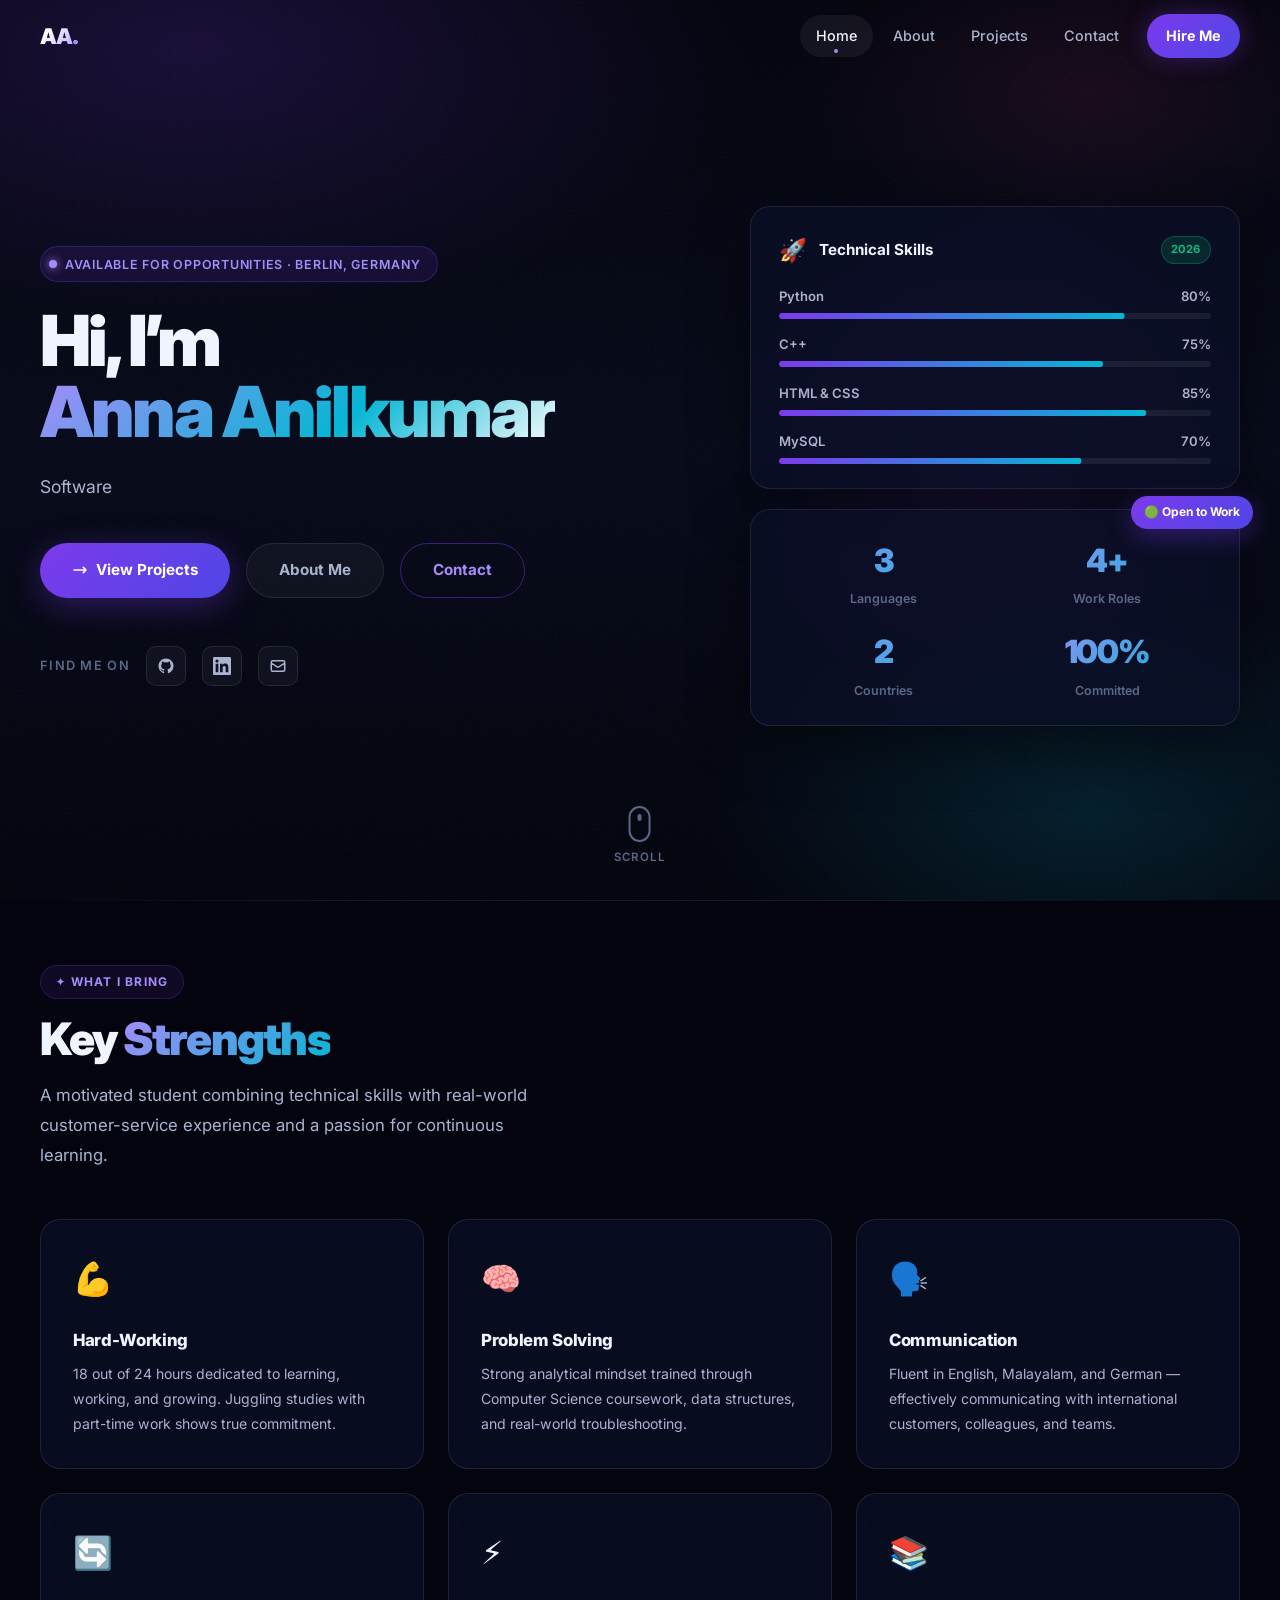
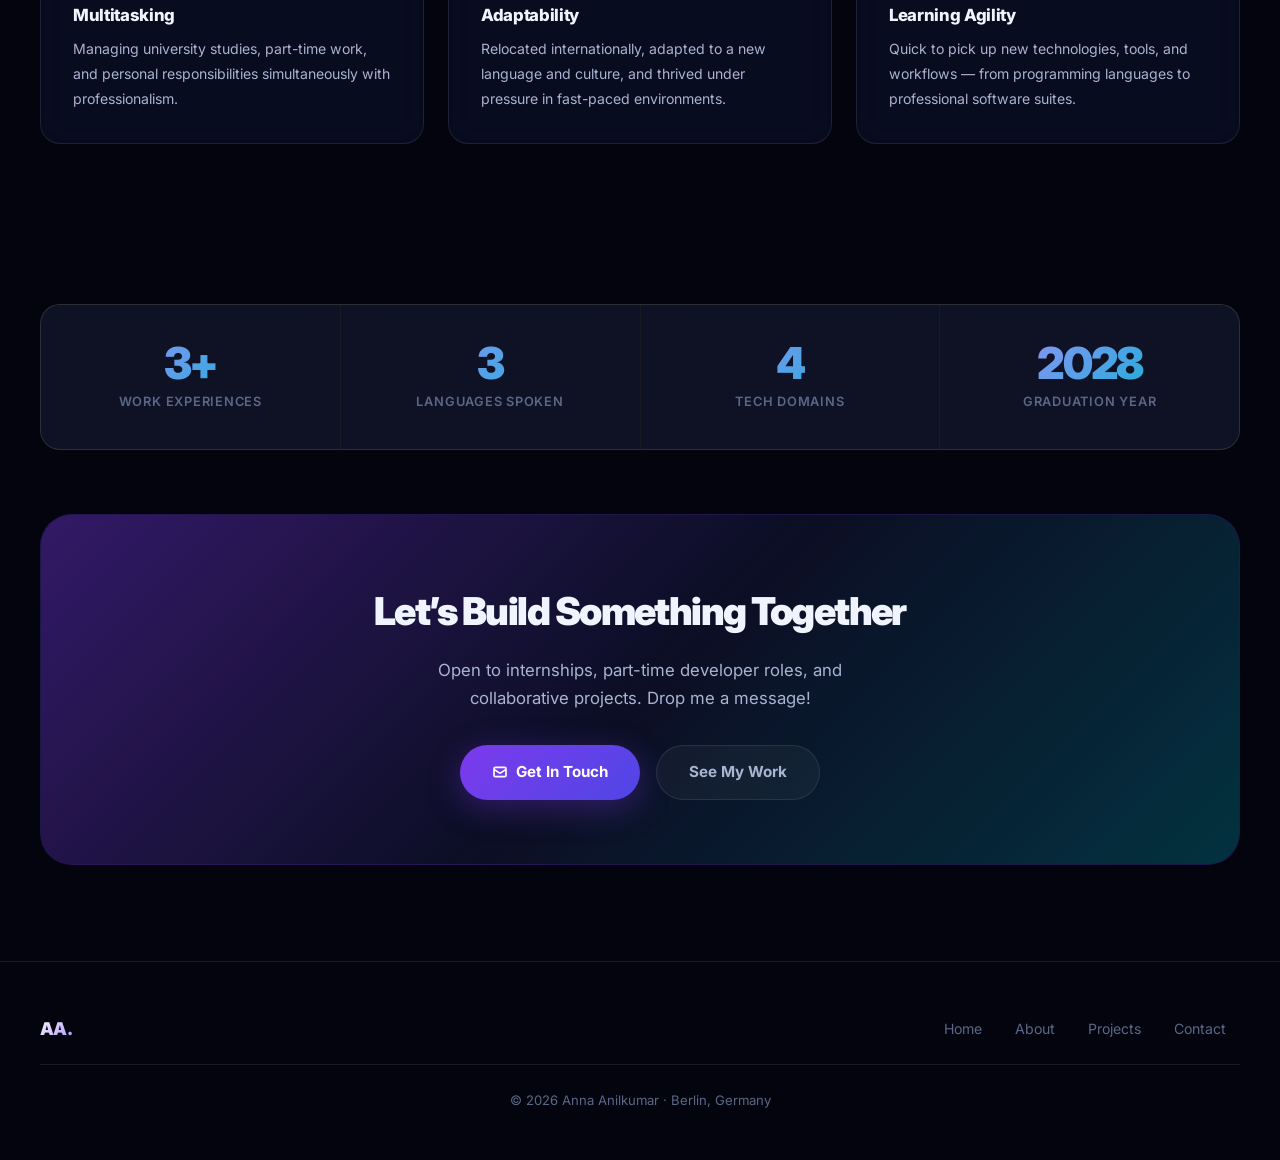
<file: index.html>
<!DOCTYPE html>
<html lang="en">
<head>
  <meta charset="UTF-8" />
  <meta name="viewport" content="width=device-width, initial-scale=1.0" />
  <title>Anna Anilkumar — Software Engineering Student</title>
  <meta name="description" content="Portfolio of Anna Anilkumar — Software Engineering student at GISMA Berlin, skilled in Python, C++, HTML/CSS, and MySQL." />
  <link rel="stylesheet" href="css/style.css" />
  <link rel="preconnect" href="https://fonts.googleapis.com" />
  <link rel="preconnect" href="https://fonts.gstatic.com" crossorigin />
</head>
<body>

  <div class="noise" aria-hidden="true"></div>

  <!-- ───── HEADER ───── -->
  <header class="site-header" id="site-header">
    <div class="container header-inner">
      <a href="index.html" class="brand">AA<span>.</span></a>
      <nav class="site-nav" id="site-nav">
        <a href="index.html" class="active">Home</a>
        <a href="about.html">About</a>
        <a href="projects.html">Projects</a>
        <a href="contact.html">Contact</a>
        <a href="contact.html" class="nav-cta">Hire Me</a>
      </nav>
      <button class="hamburger" id="hamburger" aria-label="Toggle menu">
        <span></span><span></span><span></span>
      </button>
    </div>
  </header>

  <main>
    <!-- ───── HERO ───── -->
    <section class="hero container" style="position:relative;">
      <div class="hero-copy reveal">
        <div class="hero-badge">
          <span class="dot"></span>
          Available for opportunities · Berlin, Germany
        </div>
        <h1>
          Hi, I&rsquo;m<br>
          <span class="name-gradient">Anna Anilkumar</span>
        </h1>
        <p class="subtitle" id="typed-role">Software Engineering Student &amp; Part-Time Worker</p>
        <div class="hero-actions">
          <a class="btn btn-primary" href="projects.html">
            <svg width="16" height="16" fill="none" viewBox="0 0 24 24" stroke="currentColor" stroke-width="2.5"><path stroke-linecap="round" stroke-linejoin="round" d="M17 8l4 4m0 0l-4 4m4-4H3"/></svg>
            View Projects
          </a>
          <a class="btn btn-ghost" href="about.html">About Me</a>
          <a class="btn btn-outline" href="contact.html">Contact</a>
        </div>
        <div class="social-row">
          <span class="label">Find me on</span>
          <a href="https://github.com" target="_blank" rel="noreferrer" class="social-link" title="GitHub">
            <svg width="18" height="18" fill="currentColor" viewBox="0 0 24 24"><path d="M12 2C6.477 2 2 6.484 2 12.017c0 4.425 2.865 8.18 6.839 9.504.5.092.682-.217.682-.483 0-.237-.008-.868-.013-1.703-2.782.605-3.369-1.343-3.369-1.343-.454-1.158-1.11-1.466-1.11-1.466-.908-.62.069-.608.069-.608 1.003.07 1.531 1.032 1.531 1.032.892 1.53 2.341 1.088 2.91.832.092-.647.35-1.088.636-1.338-2.22-.253-4.555-1.113-4.555-4.951 0-1.093.39-1.988 1.029-2.688-.103-.253-.446-1.272.098-2.65 0 0 .84-.27 2.75 1.026A9.564 9.564 0 0112 6.844c.85.004 1.705.115 2.504.337 1.909-1.296 2.747-1.027 2.747-1.027.546 1.379.202 2.398.1 2.651.64.7 1.028 1.595 1.028 2.688 0 3.848-2.339 4.695-4.566 4.943.359.309.678.92.678 1.855 0 1.338-.012 2.419-.012 2.747 0 .268.18.58.688.482A10.019 10.019 0 0022 12.017C22 6.484 17.522 2 12 2z"/></svg>
          </a>
          <a href="https://linkedin.com/in" target="_blank" rel="noreferrer" class="social-link" title="LinkedIn">
            <svg width="18" height="18" fill="currentColor" viewBox="0 0 24 24"><path d="M20.447 20.452h-3.554v-5.569c0-1.328-.027-3.037-1.852-3.037-1.853 0-2.136 1.445-2.136 2.939v5.667H9.351V9h3.414v1.561h.046c.477-.9 1.637-1.85 3.37-1.85 3.601 0 4.267 2.37 4.267 5.455v6.286zM5.337 7.433a2.062 2.062 0 01-2.063-2.065 2.064 2.064 0 112.063 2.065zm1.782 13.019H3.555V9h3.564v11.452zM22.225 0H1.771C.792 0 0 .774 0 1.729v20.542C0 23.227.792 24 1.771 24h20.451C23.2 24 24 23.227 24 22.271V1.729C24 .774 23.2 0 22.222 0h.003z"/></svg>
          </a>
          <a href="mailto:anilkumarj32355@gmail.com" class="social-link" title="Email">
            <svg width="18" height="18" fill="none" viewBox="0 0 24 24" stroke="currentColor" stroke-width="2"><path stroke-linecap="round" stroke-linejoin="round" d="M3 8l7.89 5.26a2 2 0 002.22 0L21 8M5 19h14a2 2 0 002-2V7a2 2 0 00-2-2H5a2 2 0 00-2 2v10a2 2 0 002 2z"/></svg>
          </a>
        </div>
      </div>

      <!-- Right side visual cluster -->
      <div class="hero-visual">
        <!-- Skills card -->
        <div class="glass-card reveal reveal-delay-1">
          <div class="glass-card-header">
            <span class="icon">🚀</span>
            <h3>Technical Skills</h3>
            <span class="badge">2026</span>
          </div>
          <div class="skill-bar-wrap">
            <div class="skill-bar-item">
              <div class="skill-bar-label"><span>Python</span><span>80%</span></div>
              <div class="skill-bar-track"><div class="skill-bar-fill" data-width="80"></div></div>
            </div>
            <div class="skill-bar-item">
              <div class="skill-bar-label"><span>C++</span><span>75%</span></div>
              <div class="skill-bar-track"><div class="skill-bar-fill" data-width="75"></div></div>
            </div>
            <div class="skill-bar-item">
              <div class="skill-bar-label"><span>HTML &amp; CSS</span><span>85%</span></div>
              <div class="skill-bar-track"><div class="skill-bar-fill" data-width="85"></div></div>
            </div>
            <div class="skill-bar-item">
              <div class="skill-bar-label"><span>MySQL</span><span>70%</span></div>
              <div class="skill-bar-track"><div class="skill-bar-fill" data-width="70"></div></div>
            </div>
          </div>
        </div>

        <!-- Stats card -->
        <div class="glass-card reveal reveal-delay-2" style="position:relative;">
          <span class="float-badge">🟢 Open to Work</span>
          <div class="stat-row">
            <div class="stat-item">
              <div class="stat-number">3</div>
              <div class="stat-label">Languages</div>
            </div>
            <div class="stat-item">
              <div class="stat-number">4+</div>
              <div class="stat-label">Work Roles</div>
            </div>
            <div class="stat-item">
              <div class="stat-number">2</div>
              <div class="stat-label">Countries</div>
            </div>
            <div class="stat-item">
              <div class="stat-number">100%</div>
              <div class="stat-label">Committed</div>
            </div>
          </div>
        </div>
      </div>

      <!-- Scroll hint -->
      <div class="scroll-hint" aria-hidden="true">
        <div class="mouse"></div>
        Scroll
      </div>
    </section>

    <div class="divider"></div>

    <!-- ───── FEATURE CARDS ───── -->
    <section class="features-section container">
      <div style="margin-top: 4rem; margin-bottom: 1rem;">
        <div class="section-tag reveal">✦ What I Bring</div>
        <h2 class="section-heading reveal reveal-delay-1">Key <span>Strengths</span></h2>
        <p class="section-sub reveal reveal-delay-2">A motivated student combining technical skills with real-world customer-service experience and a passion for continuous learning.</p>
      </div>
      <div class="features-grid">
        <div class="feature-card reveal">
          <span class="feature-icon">💪</span>
          <h3>Hard-Working</h3>
          <p>18 out of 24 hours dedicated to learning, working, and growing. Juggling studies with part-time work shows true commitment.</p>
        </div>
        <div class="feature-card reveal reveal-delay-1">
          <span class="feature-icon">🧠</span>
          <h3>Problem Solving</h3>
          <p>Strong analytical mindset trained through Computer Science coursework, data structures, and real-world troubleshooting.</p>
        </div>
        <div class="feature-card reveal reveal-delay-2">
          <span class="feature-icon">🗣️</span>
          <h3>Communication</h3>
          <p>Fluent in English, Malayalam, and German — effectively communicating with international customers, colleagues, and teams.</p>
        </div>
        <div class="feature-card reveal reveal-delay-1">
          <span class="feature-icon">🔄</span>
          <h3>Multitasking</h3>
          <p>Managing university studies, part-time work, and personal responsibilities simultaneously with professionalism.</p>
        </div>
        <div class="feature-card reveal reveal-delay-2">
          <span class="feature-icon">⚡</span>
          <h3>Adaptability</h3>
          <p>Relocated internationally, adapted to a new language and culture, and thrived under pressure in fast-paced environments.</p>
        </div>
        <div class="feature-card reveal reveal-delay-3">
          <span class="feature-icon">📚</span>
          <h3>Learning Agility</h3>
          <p>Quick to pick up new technologies, tools, and workflows — from programming languages to professional software suites.</p>
        </div>
      </div>
    </section>

    <!-- ───── STATS BAND ───── -->
    <div class="container">
      <div class="stats-band reveal">
        <div class="stat-cell">
          <div class="num">3+</div>
          <div class="lbl">Work Experiences</div>
        </div>
        <div class="stat-cell">
          <div class="num">3</div>
          <div class="lbl">Languages Spoken</div>
        </div>
        <div class="stat-cell">
          <div class="num">4</div>
          <div class="lbl">Tech Domains</div>
        </div>
        <div class="stat-cell">
          <div class="num">2028</div>
          <div class="lbl">Graduation Year</div>
        </div>
      </div>
    </div>

    <!-- ───── CTA ───── -->
    <section class="container" style="padding-bottom: 6rem;">
      <div class="cta-strip reveal">
        <h2>Let&rsquo;s Build Something <span class="name-gradient">Together</span></h2>
        <p>Open to internships, part-time developer roles, and collaborative projects. Drop me a message!</p>
        <div class="cta-actions">
          <a class="btn btn-primary" href="contact.html">
            <svg width="16" height="16" fill="none" viewBox="0 0 24 24" stroke="currentColor" stroke-width="2.5"><path stroke-linecap="round" stroke-linejoin="round" d="M3 8l7.89 5.26a2 2 0 002.22 0L21 8M5 19h14a2 2 0 002-2V7a2 2 0 00-2-2H5a2 2 0 00-2 2v10a2 2 0 002 2z"/></svg>
            Get In Touch
          </a>
          <a class="btn btn-ghost" href="projects.html">See My Work</a>
        </div>
      </div>
    </section>
  </main>

  <!-- ───── FOOTER ───── -->
  <footer class="site-footer">
    <div class="container footer-inner">
      <span class="footer-brand">AA.</span>
      <nav class="footer-links">
        <a href="index.html">Home</a>
        <a href="about.html">About</a>
        <a href="projects.html">Projects</a>
        <a href="contact.html">Contact</a>
      </nav>
    </div>
    <div class="container">
      <p class="footer-copy">© 2026 Anna Anilkumar · Berlin, Germany</p>
    </div>
  </footer>

  <script>
    // Scrolled header
    const header = document.getElementById('site-header');
    window.addEventListener('scroll', () => {
      header.classList.toggle('scrolled', window.scrollY > 20);
    });
    header.classList.toggle('scrolled', window.scrollY > 20);

    // Hamburger
    const ham = document.getElementById('hamburger');
    const nav = document.getElementById('site-nav');
    ham.addEventListener('click', () => {
      ham.classList.toggle('open');
      nav.classList.toggle('open');
    });

    // Scroll reveal
    const revealObserver = new IntersectionObserver((entries) => {
      entries.forEach(e => { if (e.isIntersecting) e.target.classList.add('visible'); });
    }, { threshold: 0.12, rootMargin: '0px 0px -40px 0px' });
    document.querySelectorAll('.reveal').forEach(el => revealObserver.observe(el));

    // Skill bars
    const barObserver = new IntersectionObserver((entries) => {
      entries.forEach(e => {
        if (e.isIntersecting) {
          e.target.querySelectorAll('.skill-bar-fill').forEach(bar => {
            bar.style.transform = `scaleX(${bar.dataset.width / 100})`;
          });
        }
      });
    }, { threshold: 0.3 });
    document.querySelectorAll('.glass-card').forEach(card => barObserver.observe(card));

    // Typing effect for subtitle
    const roles = ['Software Engineering Student', 'Part-Time Worker', 'Python &amp; C++ Programmer', 'Multilingual Communicator'];
    let ri = 0, ci = 0, deleting = false;
    const roleEl = document.getElementById('typed-role');
    if (roleEl) {
      function typeStep() {
        const current = roles[ri];
        if (!deleting) {
          roleEl.innerHTML = current.slice(0, ci + 1);
          ci++;
          if (ci === current.length) { deleting = true; setTimeout(typeStep, 2200); return; }
        } else {
          roleEl.innerHTML = current.slice(0, ci - 1);
          ci--;
          if (ci === 0) { deleting = false; ri = (ri + 1) % roles.length; }
        }
        setTimeout(typeStep, deleting ? 50 : 90);
      }
      setTimeout(typeStep, 1200);
    }
  </script>
</body>
</html>
</file>
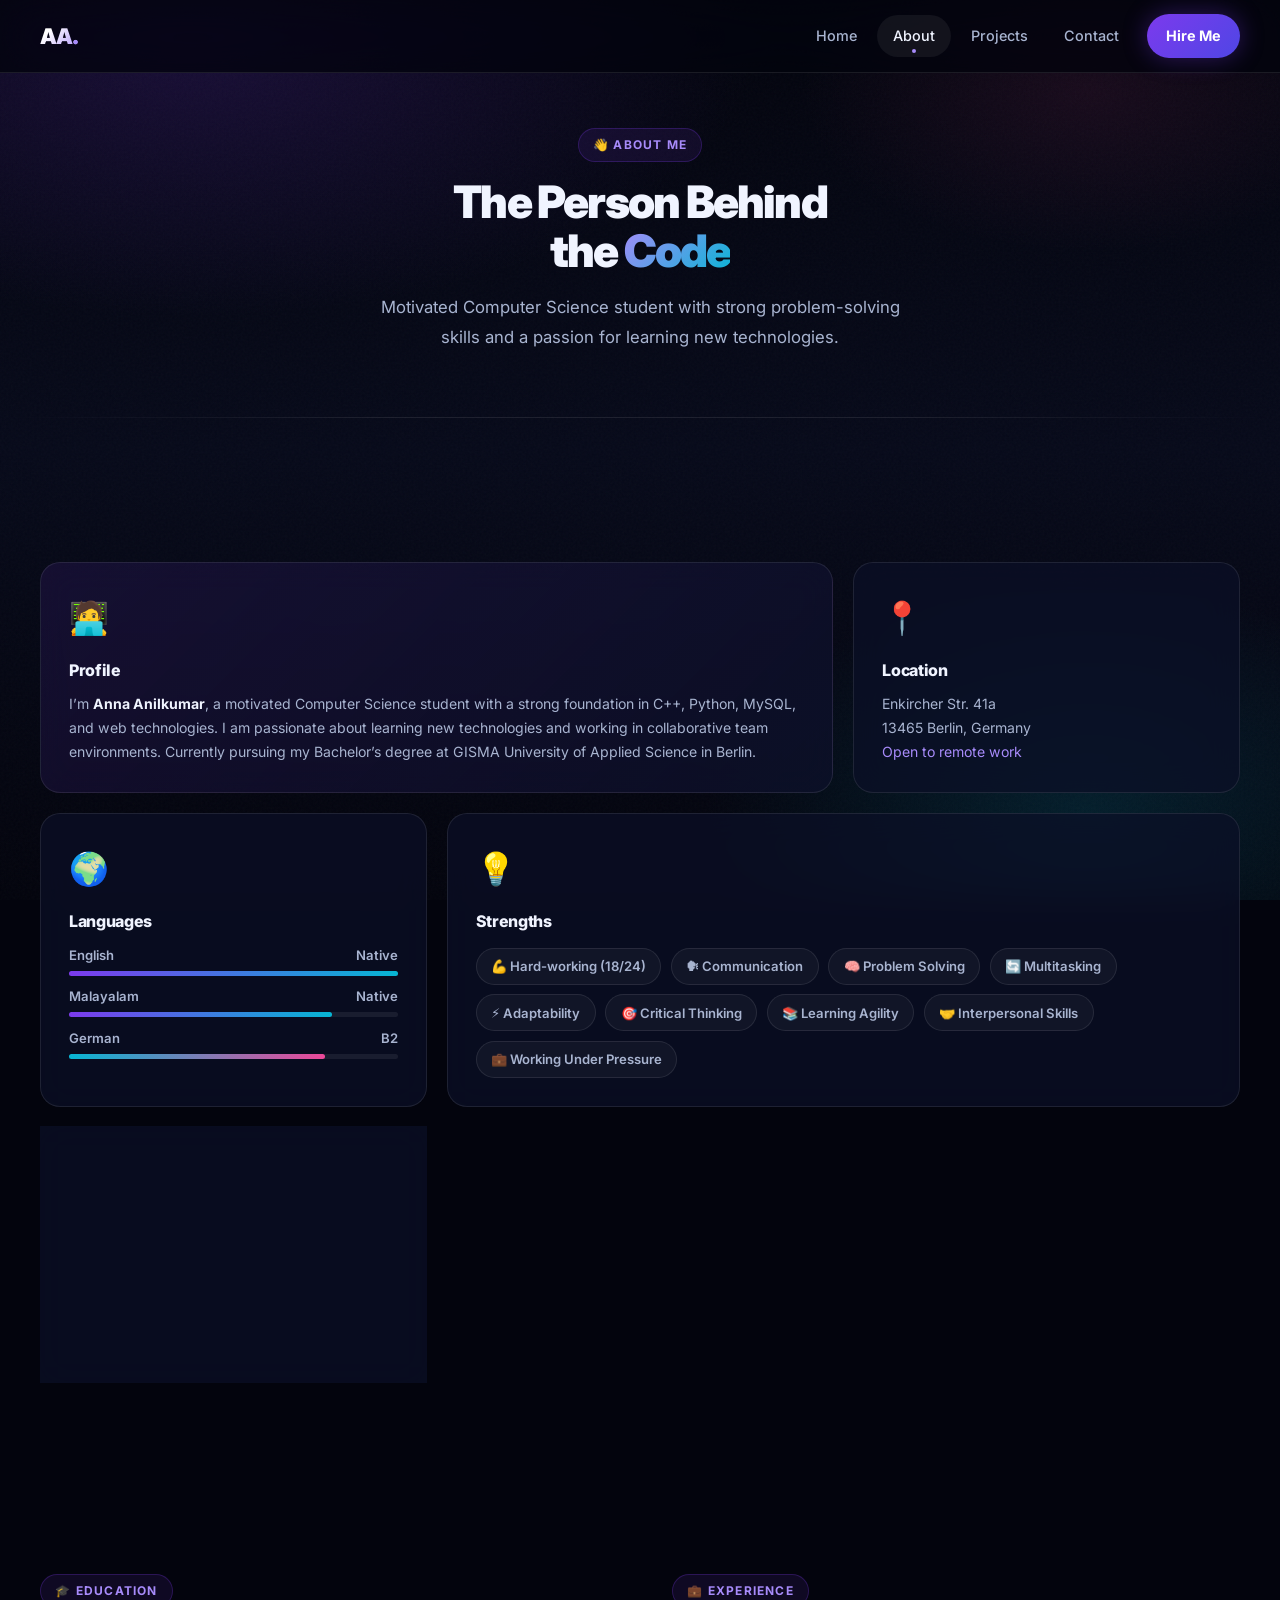
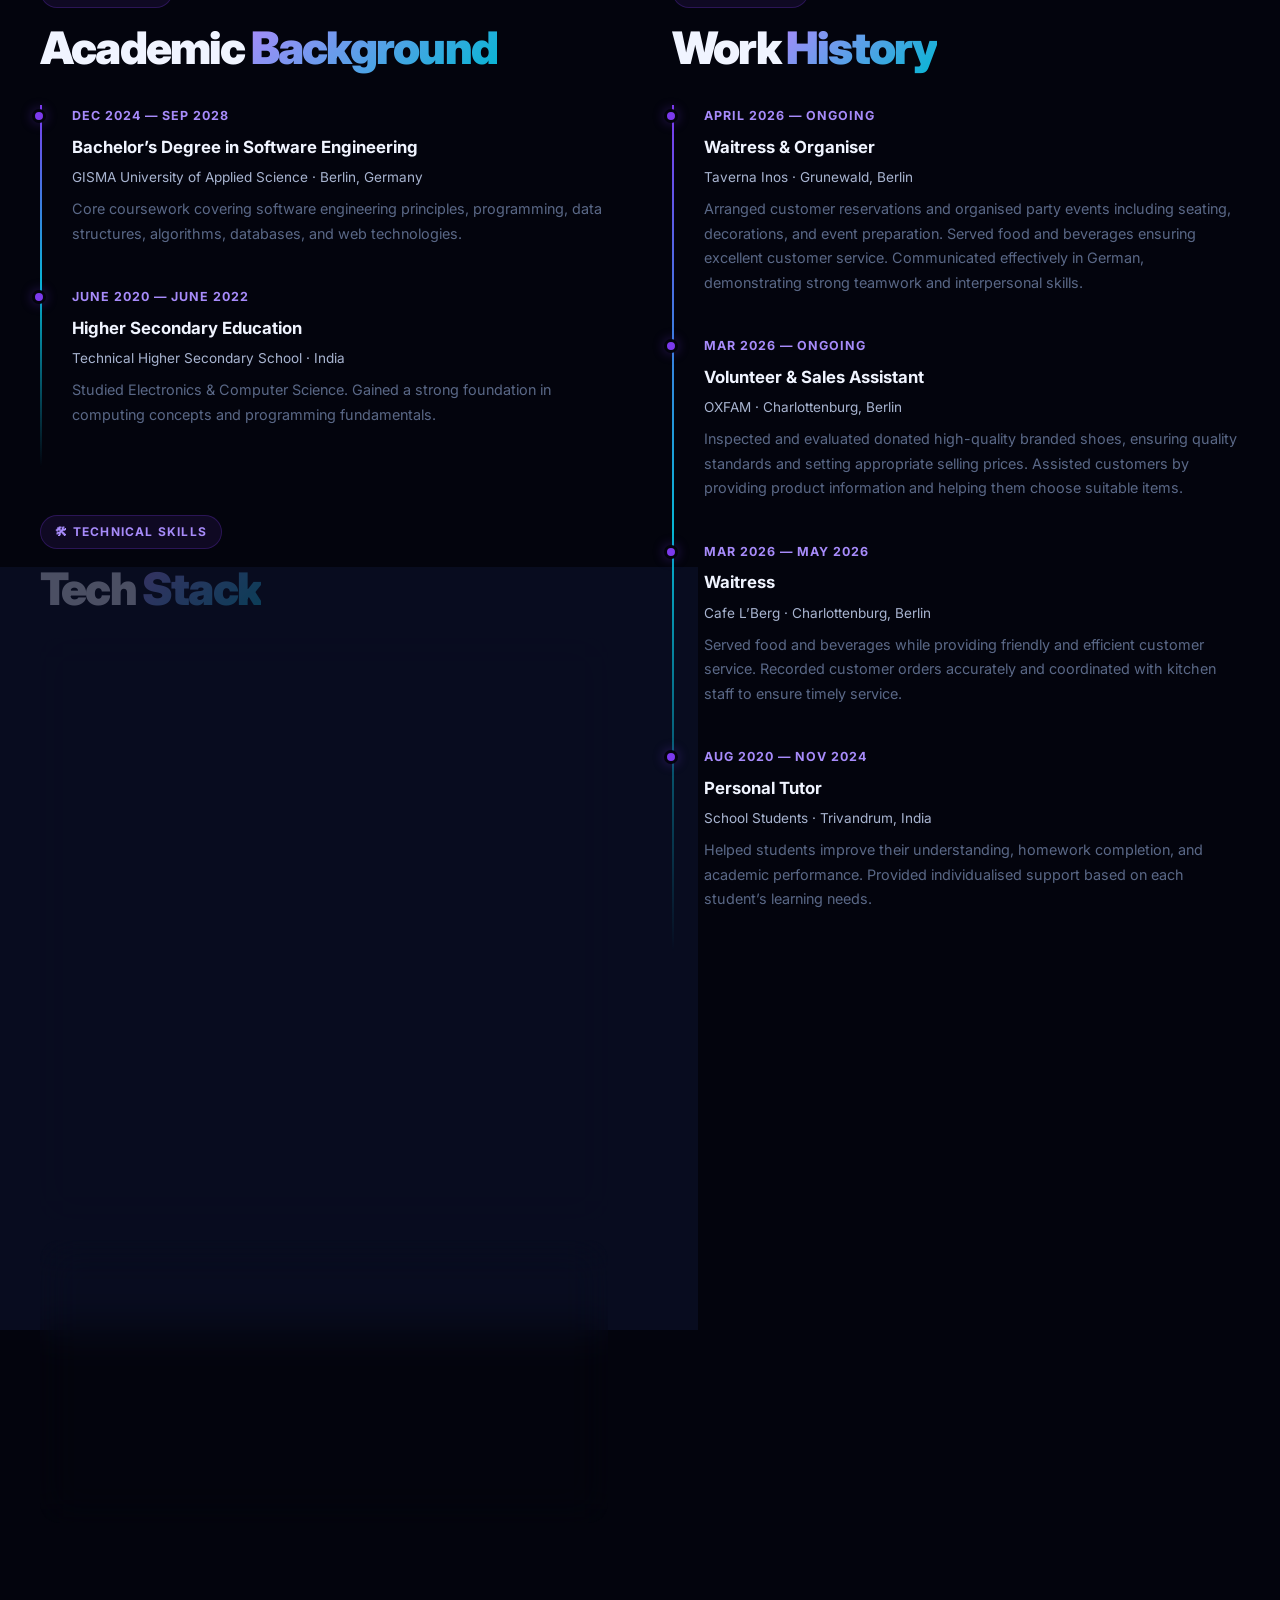
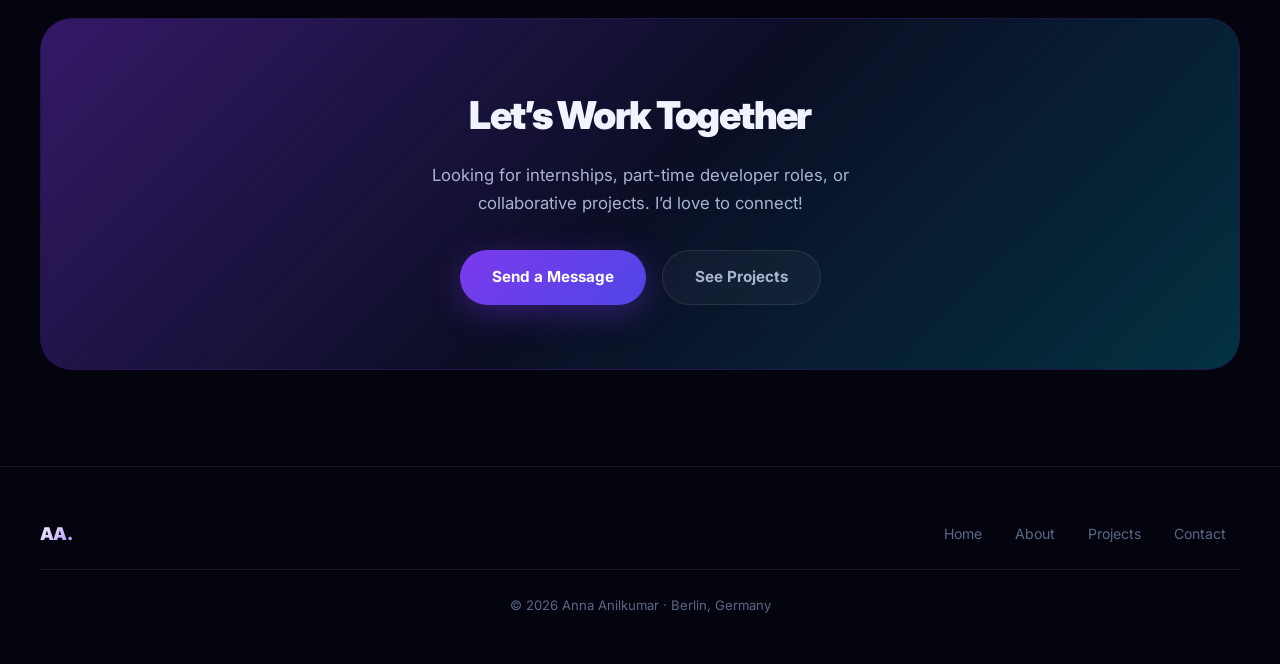
<file: about.html>
<!DOCTYPE html>
<html lang="en">
<head>
  <meta charset="UTF-8" />
  <meta name="viewport" content="width=device-width, initial-scale=1.0" />
  <title>About — Anna Anilkumar</title>
  <meta name="description" content="About Anna Anilkumar — Software Engineering student at GISMA Berlin with experience in hospitality, tutoring, and volunteering." />
  <link rel="stylesheet" href="css/style.css" />
  <link rel="preconnect" href="https://fonts.googleapis.com" />
  <link rel="preconnect" href="https://fonts.gstatic.com" crossorigin />
</head>
<body>

  <div class="noise" aria-hidden="true"></div>

  <!-- ───── HEADER ───── -->
  <header class="site-header scrolled" id="site-header">
    <div class="container header-inner">
      <a href="index.html" class="brand">AA<span>.</span></a>
      <nav class="site-nav" id="site-nav">
        <a href="index.html">Home</a>
        <a href="about.html" class="active">About</a>
        <a href="projects.html">Projects</a>
        <a href="contact.html">Contact</a>
        <a href="contact.html" class="nav-cta">Hire Me</a>
      </nav>
      <button class="hamburger" id="hamburger" aria-label="Toggle menu">
        <span></span><span></span><span></span>
      </button>
    </div>
  </header>

  <main>
    <!-- ───── PAGE HERO ───── -->
    <section class="page-hero container">
      <div class="section-tag reveal">👋 About Me</div>
      <h1 class="section-heading reveal reveal-delay-1">
        The Person Behind<br>the <span>Code</span>
      </h1>
      <p class="section-sub reveal reveal-delay-2" style="margin-inline:auto; text-align:center;">
        Motivated Computer Science student with strong problem-solving skills and a passion for learning new technologies.
      </p>
    </section>

    <div class="divider"></div>

    <!-- ───── BENTO GRID ───── -->
    <section class="section container">
      <div class="bento-grid">

        <!-- Bio card (wide) -->
        <div class="bento-cell wide reveal" style="background: linear-gradient(135deg, rgba(124,58,237,0.12), rgba(12,16,40,0.85));">
          <span class="bento-icon">🧑‍💻</span>
          <h3>Profile</h3>
          <p>
            I&rsquo;m <strong style="color:var(--text)">Anna Anilkumar</strong>, a motivated Computer Science student with a strong foundation in C++, Python, MySQL, and web technologies. I am passionate about learning new technologies and working in collaborative team environments. Currently pursuing my Bachelor&rsquo;s degree at GISMA University of Applied Science in Berlin.
          </p>
        </div>

        <!-- Location -->
        <div class="bento-cell reveal reveal-delay-1">
          <span class="bento-icon">📍</span>
          <h3>Location</h3>
          <p>Enkircher Str. 41a<br>13465 Berlin, Germany<br><span style="color:var(--primary-light);">Open to remote work</span></p>
        </div>

        <!-- Languages -->
        <div class="bento-cell reveal reveal-delay-1">
          <span class="bento-icon">🌍</span>
          <h3>Languages</h3>
          <div style="display:grid; gap:.6rem; margin-top:.5rem;">
            <div>
              <div style="display:flex; justify-content:space-between; font-size:.82rem; font-weight:600; color:var(--text-2); margin-bottom:.3rem;"><span>English</span><span>Native</span></div>
              <div style="height:5px; background:rgba(255,255,255,.07); border-radius:999px;"><div style="height:100%; width:100%; background:linear-gradient(90deg,var(--primary),var(--cyan)); border-radius:999px;"></div></div>
            </div>
            <div>
              <div style="display:flex; justify-content:space-between; font-size:.82rem; font-weight:600; color:var(--text-2); margin-bottom:.3rem;"><span>Malayalam</span><span>Native</span></div>
              <div style="height:5px; background:rgba(255,255,255,.07); border-radius:999px;"><div style="height:100%; width:80%; background:linear-gradient(90deg,var(--primary),var(--cyan)); border-radius:999px;"></div></div>
            </div>
            <div>
              <div style="display:flex; justify-content:space-between; font-size:.82rem; font-weight:600; color:var(--text-2); margin-bottom:.3rem;"><span>German</span><span>B2</span></div>
              <div style="height:5px; background:rgba(255,255,255,.07); border-radius:999px;"><div style="height:100%; width:78%; background:linear-gradient(90deg,var(--cyan),var(--pink)); border-radius:999px;"></div></div>
            </div>
          </div>
        </div>

        <!-- Strengths -->
        <div class="bento-cell wide reveal reveal-delay-2">
          <span class="bento-icon">💡</span>
          <h3>Strengths</h3>
          <div class="skill-tags" style="margin-top:.75rem;">
            <span class="skill-tag">💪 Hard-working (18/24)</span>
            <span class="skill-tag cyan">🗣 Communication</span>
            <span class="skill-tag green">🧠 Problem Solving</span>
            <span class="skill-tag">🔄 Multitasking</span>
            <span class="skill-tag amber">⚡ Adaptability</span>
            <span class="skill-tag pink">🎯 Critical Thinking</span>
            <span class="skill-tag cyan">📚 Learning Agility</span>
            <span class="skill-tag">🤝 Interpersonal Skills</span>
            <span class="skill-tag green">💼 Working Under Pressure</span>
          </div>
        </div>

        <!-- Fun fact -->
        <div class="bento-cell reveal reveal-delay-2">
          <span class="bento-icon">✨</span>
          <h3>Fun Fact</h3>
          <p>I relocated from India to Berlin and successfully adapted to a completely new language and culture — all while keeping up with university and work!</p>
        </div>

      </div>
    </section>

    <!-- ───── EDUCATION + EXPERIENCE ───── -->
    <section class="section container">
      <div class="about-grid">

        <!-- Education Timeline -->
        <div>
          <div class="section-tag reveal">🎓 Education</div>
          <h2 class="section-heading reveal reveal-delay-1" style="margin-bottom:2rem;">Academic <span>Background</span></h2>
          <div class="timeline">

            <div class="timeline-item reveal">
              <div class="timeline-date">Dec 2024 — Sep 2028</div>
              <h3>Bachelor&rsquo;s Degree in Software Engineering</h3>
              <div class="org">GISMA University of Applied Science · Berlin, Germany</div>
              <p>Core coursework covering software engineering principles, programming, data structures, algorithms, databases, and web technologies.</p>
            </div>

            <div class="timeline-item reveal reveal-delay-1">
              <div class="timeline-date">June 2020 — June 2022</div>
              <h3>Higher Secondary Education</h3>
              <div class="org">Technical Higher Secondary School · India</div>
              <p>Studied Electronics &amp; Computer Science. Gained a strong foundation in computing concepts and programming fundamentals.</p>
            </div>

          </div>

          <!-- Tech Skills -->
          <div style="margin-top: 3rem;">
            <div class="section-tag reveal">🛠 Technical Skills</div>
            <h2 class="section-heading reveal reveal-delay-1" style="margin-bottom:1.5rem;">Tech <span>Stack</span></h2>

            <div class="glass-card reveal reveal-delay-1" style="margin-bottom:1.25rem;">
              <div class="tech-group">
                <div class="tech-group-title">Programming Languages</div>
                <div class="skill-tags">
                  <span class="skill-tag cyan">Python</span>
                  <span class="skill-tag cyan">C++</span>
                </div>
              </div>
              <div class="tech-group" style="margin-top:1.25rem;">
                <div class="tech-group-title">Web Development</div>
                <div class="skill-tags">
                  <span class="skill-tag">HTML5</span>
                  <span class="skill-tag">CSS3</span>
                </div>
              </div>
              <div class="tech-group" style="margin-top:1.25rem;">
                <div class="tech-group-title">Databases</div>
                <div class="skill-tags">
                  <span class="skill-tag amber">MySQL</span>
                </div>
              </div>
              <div class="tech-group" style="margin-top:1.25rem;">
                <div class="tech-group-title">Core CS Concepts</div>
                <div class="skill-tags">
                  <span class="skill-tag green">Data Structures &amp; Algorithms</span>
                  <span class="skill-tag green">Object-Oriented Programming</span>
                </div>
              </div>
              <div class="tech-group" style="margin-top:1.25rem;">
                <div class="tech-group-title">Tools &amp; Software</div>
                <div class="skill-tags">
                  <span class="skill-tag">MS Office</span>
                  <span class="skill-tag">Adobe Acrobat</span>
                  <span class="skill-tag pink">LaTeX</span>
                </div>
              </div>
            </div>

            <div class="glass-card reveal reveal-delay-2">
              <div class="glass-card-header">
                <span class="icon">📊</span>
                <h3>Proficiency</h3>
              </div>
              <div class="skill-bar-wrap">
                <div class="skill-bar-item">
                  <div class="skill-bar-label"><span>HTML &amp; CSS</span><span>85%</span></div>
                  <div class="skill-bar-track"><div class="skill-bar-fill" data-width="85"></div></div>
                </div>
                <div class="skill-bar-item">
                  <div class="skill-bar-label"><span>Python</span><span>80%</span></div>
                  <div class="skill-bar-track"><div class="skill-bar-fill" data-width="80"></div></div>
                </div>
                <div class="skill-bar-item">
                  <div class="skill-bar-label"><span>C++</span><span>75%</span></div>
                  <div class="skill-bar-track"><div class="skill-bar-fill" data-width="75"></div></div>
                </div>
                <div class="skill-bar-item">
                  <div class="skill-bar-label"><span>MySQL</span><span>70%</span></div>
                  <div class="skill-bar-track"><div class="skill-bar-fill" data-width="70"></div></div>
                </div>
              </div>
            </div>
          </div>
        </div>

        <!-- Experience Timeline -->
        <div>
          <div class="section-tag reveal">💼 Experience</div>
          <h2 class="section-heading reveal reveal-delay-1" style="margin-bottom:2rem;">Work <span>History</span></h2>
          <div class="timeline">

            <div class="timeline-item reveal">
              <div class="timeline-date">April 2026 — Ongoing</div>
              <h3>Waitress &amp; Organiser</h3>
              <div class="org">Taverna Inos · Grunewald, Berlin</div>
              <p>Arranged customer reservations and organised party events including seating, decorations, and event preparation. Served food and beverages ensuring excellent customer service. Communicated effectively in German, demonstrating strong teamwork and interpersonal skills.</p>
            </div>

            <div class="timeline-item reveal reveal-delay-1">
              <div class="timeline-date">Mar 2026 — Ongoing</div>
              <h3>Volunteer &amp; Sales Assistant</h3>
              <div class="org">OXFAM · Charlottenburg, Berlin</div>
              <p>Inspected and evaluated donated high-quality branded shoes, ensuring quality standards and setting appropriate selling prices. Assisted customers by providing product information and helping them choose suitable items.</p>
            </div>

            <div class="timeline-item reveal reveal-delay-2">
              <div class="timeline-date">Mar 2026 — May 2026</div>
              <h3>Waitress</h3>
              <div class="org">Cafe L&rsquo;Berg · Charlottenburg, Berlin</div>
              <p>Served food and beverages while providing friendly and efficient customer service. Recorded customer orders accurately and coordinated with kitchen staff to ensure timely service.</p>
            </div>

            <div class="timeline-item reveal reveal-delay-3">
              <div class="timeline-date">Aug 2020 — Nov 2024</div>
              <h3>Personal Tutor</h3>
              <div class="org">School Students · Trivandrum, India</div>
              <p>Helped students improve their understanding, homework completion, and academic performance. Provided individualised support based on each student&rsquo;s learning needs.</p>
            </div>

          </div>
        </div>
      </div>
    </section>

    <!-- ───── CTA ───── -->
    <section class="container" style="padding-bottom:6rem;">
      <div class="cta-strip reveal">
        <h2>Let&rsquo;s Work <span class="name-gradient">Together</span></h2>
        <p>Looking for internships, part-time developer roles, or collaborative projects. I&rsquo;d love to connect!</p>
        <div class="cta-actions">
          <a class="btn btn-primary" href="contact.html">Send a Message</a>
          <a class="btn btn-ghost" href="projects.html">See Projects</a>
        </div>
      </div>
    </section>
  </main>

  <!-- ───── FOOTER ───── -->
  <footer class="site-footer">
    <div class="container footer-inner">
      <span class="footer-brand">AA.</span>
      <nav class="footer-links">
        <a href="index.html">Home</a>
        <a href="about.html">About</a>
        <a href="projects.html">Projects</a>
        <a href="contact.html">Contact</a>
      </nav>
    </div>
    <div class="container">
      <p class="footer-copy">© 2026 Anna Anilkumar · Berlin, Germany</p>
    </div>
  </footer>

  <script>
    const ham = document.getElementById('hamburger');
    const nav = document.getElementById('site-nav');
    ham.addEventListener('click', () => { ham.classList.toggle('open'); nav.classList.toggle('open'); });

    const ro = new IntersectionObserver((entries) => {
      entries.forEach(e => { if (e.isIntersecting) e.target.classList.add('visible'); });
    }, { threshold: 0.1, rootMargin: '0px 0px -40px 0px' });
    document.querySelectorAll('.reveal').forEach(el => ro.observe(el));

    const barObs = new IntersectionObserver((entries) => {
      entries.forEach(e => {
        if (e.isIntersecting) {
          e.target.querySelectorAll('.skill-bar-fill').forEach(bar => {
            bar.style.transform = `scaleX(${bar.dataset.width / 100})`;
          });
        }
      });
    }, { threshold: 0.2 });
    document.querySelectorAll('.glass-card').forEach(c => barObs.observe(c));
  </script>
</body>
</html>
</file>
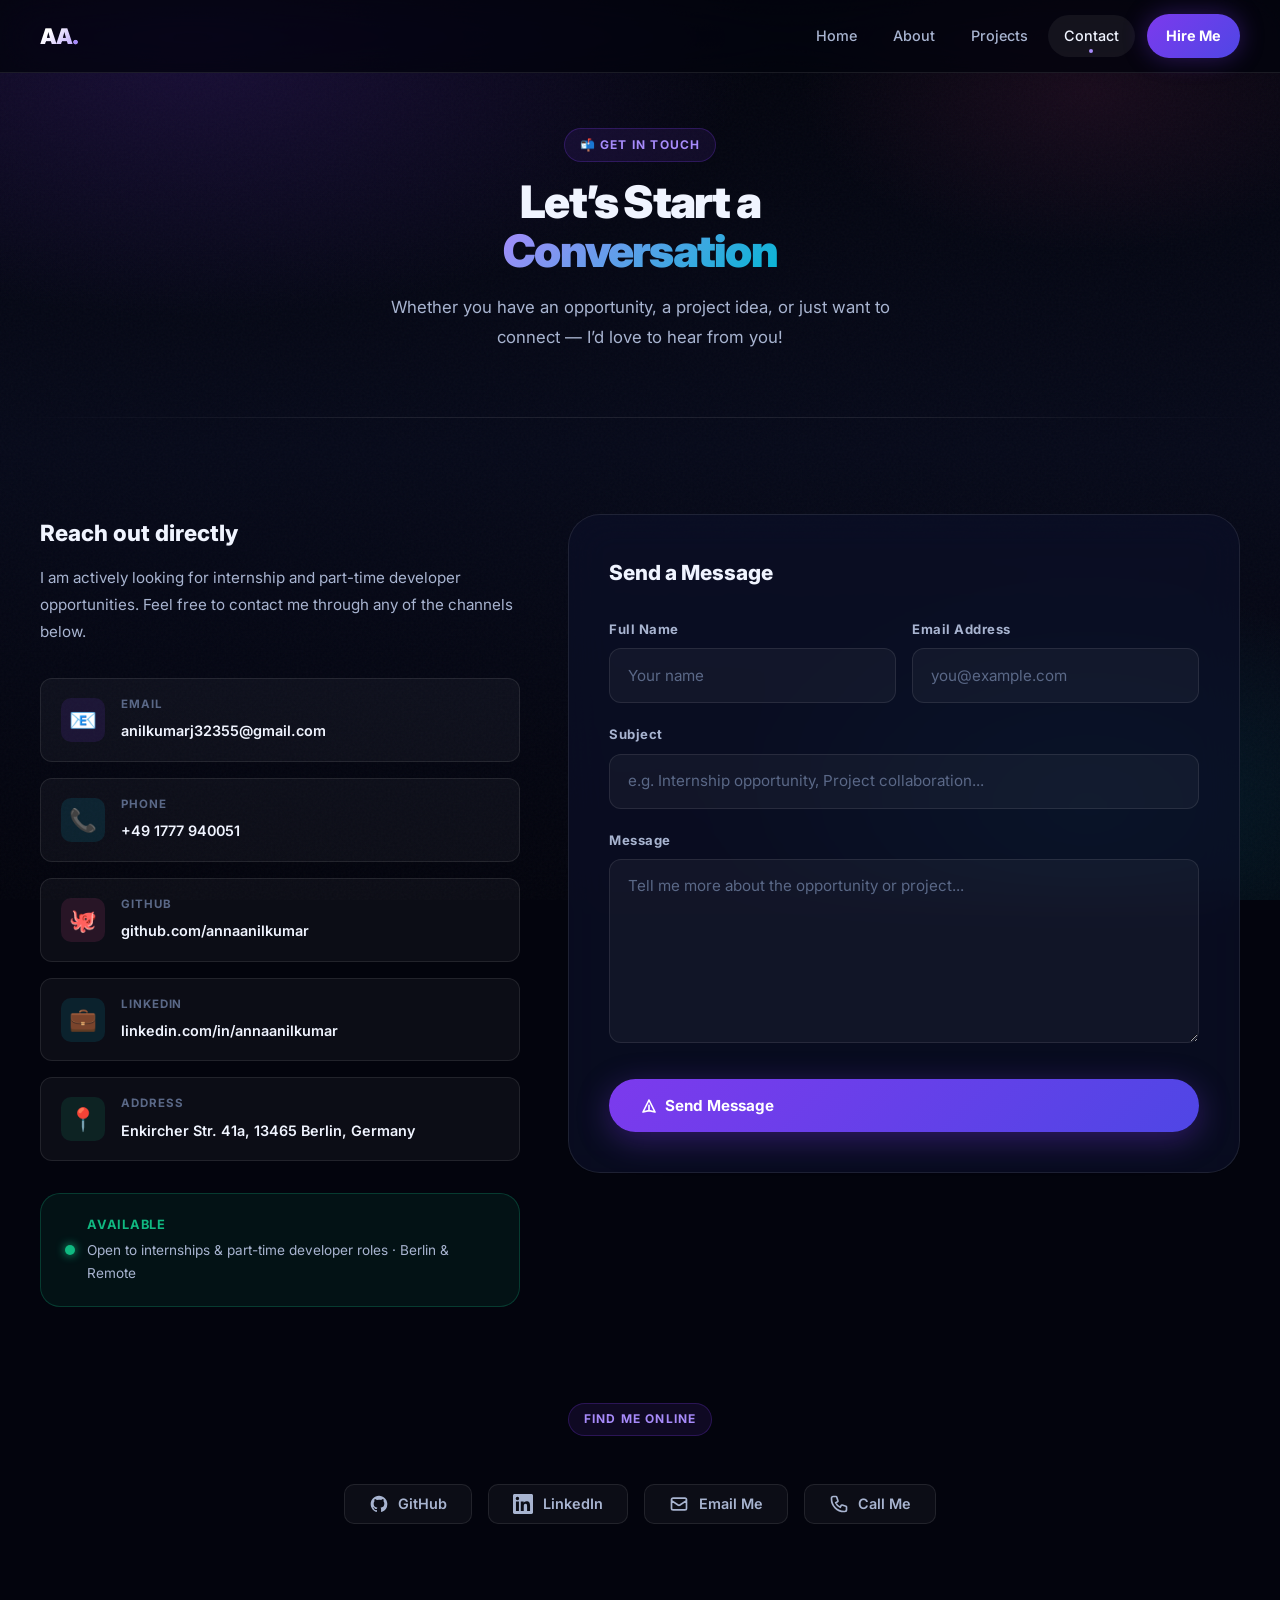
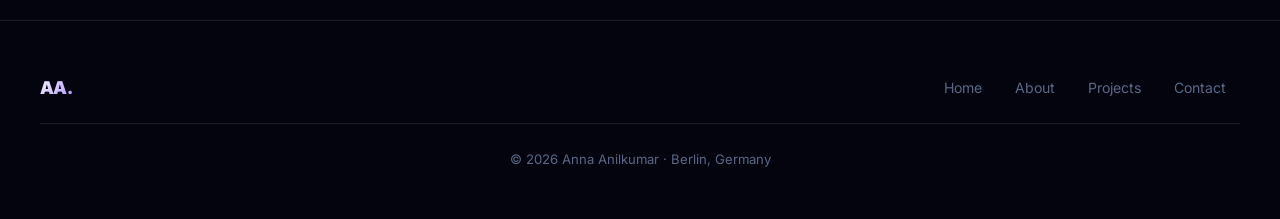
<file: contact.html>
<!DOCTYPE html>
<html lang="en">
<head>
  <meta charset="UTF-8" />
  <meta name="viewport" content="width=device-width, initial-scale=1.0" />
  <title>Contact — Anna Anilkumar</title>
  <meta name="description" content="Contact Anna Anilkumar — Software Engineering student based in Berlin, Germany. Available for internships and part-time roles." />
  <link rel="stylesheet" href="css/style.css" />
  <link rel="preconnect" href="https://fonts.googleapis.com" />
  <link rel="preconnect" href="https://fonts.gstatic.com" crossorigin />
</head>
<body>

  <div class="noise" aria-hidden="true"></div>

  <!-- ───── HEADER ───── -->
  <header class="site-header scrolled" id="site-header">
    <div class="container header-inner">
      <a href="index.html" class="brand">AA<span>.</span></a>
      <nav class="site-nav" id="site-nav">
        <a href="index.html">Home</a>
        <a href="about.html">About</a>
        <a href="projects.html">Projects</a>
        <a href="contact.html" class="active">Contact</a>
        <a href="contact.html" class="nav-cta">Hire Me</a>
      </nav>
      <button class="hamburger" id="hamburger" aria-label="Toggle menu">
        <span></span><span></span><span></span>
      </button>
    </div>
  </header>

  <main>
    <!-- ───── PAGE HERO ───── -->
    <section class="page-hero container">
      <div class="section-tag reveal">📬 Get In Touch</div>
      <h1 class="section-heading reveal reveal-delay-1">
        Let&rsquo;s Start a<br><span>Conversation</span>
      </h1>
      <p class="section-sub reveal reveal-delay-2" style="margin-inline:auto; text-align:center;">
        Whether you have an opportunity, a project idea, or just want to connect — I&rsquo;d love to hear from you!
      </p>
    </section>

    <div class="divider"></div>

    <!-- ───── CONTACT SECTION ───── -->
    <section class="section container">
      <div class="contact-grid">

        <!-- Info column -->
        <div>
          <h2 class="reveal" style="font-size:1.4rem; font-weight:800; color:var(--text); margin-bottom:.75rem;">Reach out directly</h2>
          <p class="reveal reveal-delay-1" style="color:var(--text-2); font-size:.95rem; line-height:1.8; margin-bottom:2rem;">
            I am actively looking for internship and part-time developer opportunities. Feel free to contact me through any of the channels below.
          </p>

          <div class="contact-item reveal reveal-delay-1">
            <div class="ci-icon">📧</div>
            <div class="ci-text">
              <small>Email</small>
              <a href="mailto:anilkumarj32355@gmail.com">anilkumarj32355@gmail.com</a>
            </div>
          </div>

          <div class="contact-item reveal reveal-delay-2">
            <div class="ci-icon" style="background:rgba(6,182,212,0.12);">📞</div>
            <div class="ci-text">
              <small>Phone</small>
              <a href="tel:+491777940051">+49 1777 940051</a>
            </div>
          </div>

          <div class="contact-item reveal reveal-delay-2">
            <div class="ci-icon" style="background:rgba(236,72,153,0.12);">🐙</div>
            <div class="ci-text">
              <small>GitHub</small>
              <a href="https://github.com" target="_blank" rel="noreferrer">github.com/annaanilkumar</a>
            </div>
          </div>

          <div class="contact-item reveal reveal-delay-3">
            <div class="ci-icon" style="background:rgba(6,182,212,0.12);">💼</div>
            <div class="ci-text">
              <small>LinkedIn</small>
              <a href="https://linkedin.com/in" target="_blank" rel="noreferrer">linkedin.com/in/annaanilkumar</a>
            </div>
          </div>

          <div class="contact-item reveal reveal-delay-3">
            <div class="ci-icon" style="background:rgba(16,185,129,0.12);">📍</div>
            <div class="ci-text">
              <small>Address</small>
              <span>Enkircher Str. 41a, 13465 Berlin, Germany</span>
            </div>
          </div>

          <!-- Availability badge -->
          <div class="reveal reveal-delay-4" style="margin-top:2rem; padding:1.25rem 1.5rem; border-radius:var(--radius); background:rgba(16,185,129,0.08); border:1px solid rgba(16,185,129,0.25); display:flex; align-items:center; gap:.75rem;">
            <div style="width:10px;height:10px;border-radius:50%;background:var(--green);box-shadow:0 0 10px var(--green);flex-shrink:0;animation:pulse 2s ease-in-out infinite;"></div>
            <div>
              <div style="font-size:.8rem; font-weight:700; color:var(--green); letter-spacing:.06em; text-transform:uppercase; margin-bottom:.2rem;">Available</div>
              <div style="font-size:.85rem; color:var(--text-2);">Open to internships &amp; part-time developer roles · Berlin &amp; Remote</div>
            </div>
          </div>
        </div>

        <!-- Form column -->
        <div class="contact-form-wrap reveal reveal-delay-2">
          <h2>Send a Message</h2>
          <form class="contact-form" id="contact-form" novalidate>
            <div class="form-row">
              <div class="form-group">
                <label for="contact-name">Full Name</label>
                <input type="text" id="contact-name" name="name" placeholder="Your name" autocomplete="name" required />
              </div>
              <div class="form-group">
                <label for="contact-email">Email Address</label>
                <input type="email" id="contact-email" name="email" placeholder="you@example.com" autocomplete="email" required />
              </div>
            </div>
            <div class="form-group">
              <label for="contact-subject">Subject</label>
              <input type="text" id="contact-subject" name="subject" placeholder="e.g. Internship opportunity, Project collaboration..." required />
            </div>
            <div class="form-group">
              <label for="contact-message">Message</label>
              <textarea id="contact-message" name="message" rows="6" placeholder="Tell me more about the opportunity or project..." required></textarea>
            </div>
            <button type="submit" class="btn btn-primary form-submit" id="submit-btn">
              <svg width="16" height="16" fill="none" viewBox="0 0 24 24" stroke="currentColor" stroke-width="2.5"><path stroke-linecap="round" stroke-linejoin="round" d="M12 19l9 2-9-18-9 18 9-2zm0 0v-8"/></svg>
              Send Message
            </button>
          </form>

          <div id="success-toast" style="display:none; margin-top:1.25rem; padding:1rem 1.25rem; border-radius:var(--radius-sm); background:rgba(16,185,129,0.12); border:1px solid rgba(16,185,129,0.3); color:var(--green); font-size:.9rem; font-weight:600; align-items:center; gap:.6rem;">
            ✅ Message sent! I&rsquo;ll get back to you soon.
          </div>
        </div>
      </div>
    </section>

    <!-- ───── Social Links ───── -->
    <section class="container" style="padding-bottom:6rem;">
      <div class="reveal" style="text-align:center; margin-bottom:2rem;">
        <div class="section-tag" style="margin-inline:auto;">Find me online</div>
      </div>
      <div class="reveal reveal-delay-1" style="display:flex; justify-content:center; gap:1rem; flex-wrap:wrap;">
        <a href="https://github.com/annaanilkumar" target="_blank" rel="noreferrer" class="social-link" title="GitHub" style="width:auto; padding:0 1.5rem; gap:.6rem; font-size:.9rem; font-weight:600;">
          <svg width="20" height="20" fill="currentColor" viewBox="0 0 24 24"><path d="M12 2C6.477 2 2 6.484 2 12.017c0 4.425 2.865 8.18 6.839 9.504.5.092.682-.217.682-.483 0-.237-.008-.868-.013-1.703-2.782.605-3.369-1.343-3.369-1.343-.454-1.158-1.11-1.466-1.11-1.466-.908-.62.069-.608.069-.608 1.003.07 1.531 1.032 1.531 1.032.892 1.53 2.341 1.088 2.91.832.092-.647.35-1.088.636-1.338-2.22-.253-4.555-1.113-4.555-4.951 0-1.093.39-1.988 1.029-2.688-.103-.253-.446-1.272.098-2.65 0 0 .84-.27 2.75 1.026A9.564 9.564 0 0112 6.844c.85.004 1.705.115 2.504.337 1.909-1.296 2.747-1.027 2.747-1.027.546 1.379.202 2.398.1 2.651.64.7 1.028 1.595 1.028 2.688 0 3.848-2.339 4.695-4.566 4.943.359.309.678.92.678 1.855 0 1.338-.012 2.419-.012 2.747 0 .268.18.58.688.482A10.019 10.019 0 0022 12.017C22 6.484 17.522 2 12 2z"/></svg>
          GitHub
        </a>
        <a href="https://linkedin.com/in/annaanilkumar" target="_blank" rel="noreferrer" class="social-link" title="LinkedIn" style="width:auto; padding:0 1.5rem; gap:.6rem; font-size:.9rem; font-weight:600;">
          <svg width="20" height="20" fill="currentColor" viewBox="0 0 24 24"><path d="M20.447 20.452h-3.554v-5.569c0-1.328-.027-3.037-1.852-3.037-1.853 0-2.136 1.445-2.136 2.939v5.667H9.351V9h3.414v1.561h.046c.477-.9 1.637-1.85 3.37-1.85 3.601 0 4.267 2.37 4.267 5.455v6.286zM5.337 7.433a2.062 2.062 0 01-2.063-2.065 2.064 2.064 0 112.063 2.065zm1.782 13.019H3.555V9h3.564v11.452zM22.225 0H1.771C.792 0 0 .774 0 1.729v20.542C0 23.227.792 24 1.771 24h20.451C23.2 24 24 23.227 24 22.271V1.729C24 .774 23.2 0 22.222 0h.003z"/></svg>
          LinkedIn
        </a>
        <a href="mailto:anilkumarj32355@gmail.com" class="social-link" title="Email" style="width:auto; padding:0 1.5rem; gap:.6rem; font-size:.9rem; font-weight:600;">
          <svg width="20" height="20" fill="none" viewBox="0 0 24 24" stroke="currentColor" stroke-width="2"><path stroke-linecap="round" stroke-linejoin="round" d="M3 8l7.89 5.26a2 2 0 002.22 0L21 8M5 19h14a2 2 0 002-2V7a2 2 0 00-2-2H5a2 2 0 00-2 2v10a2 2 0 002 2z"/></svg>
          Email Me
        </a>
        <a href="tel:+491777940051" class="social-link" title="Phone" style="width:auto; padding:0 1.5rem; gap:.6rem; font-size:.9rem; font-weight:600;">
          <svg width="20" height="20" fill="none" viewBox="0 0 24 24" stroke="currentColor" stroke-width="2"><path stroke-linecap="round" stroke-linejoin="round" d="M3 5a2 2 0 012-2h3.28a1 1 0 01.948.684l1.498 4.493a1 1 0 01-.502 1.21l-2.257 1.13a11.042 11.042 0 005.516 5.516l1.13-2.257a1 1 0 011.21-.502l4.493 1.498a1 1 0 01.684.949V19a2 2 0 01-2 2h-1C9.716 21 3 14.284 3 6V5z"/></svg>
          Call Me
        </a>
      </div>
    </section>
  </main>

  <!-- ───── FOOTER ───── -->
  <footer class="site-footer">
    <div class="container footer-inner">
      <span class="footer-brand">AA.</span>
      <nav class="footer-links">
        <a href="index.html">Home</a>
        <a href="about.html">About</a>
        <a href="projects.html">Projects</a>
        <a href="contact.html">Contact</a>
      </nav>
    </div>
    <div class="container">
      <p class="footer-copy">© 2026 Anna Anilkumar · Berlin, Germany</p>
    </div>
  </footer>

  <script>
    const ham = document.getElementById('hamburger');
    const nav = document.getElementById('site-nav');
    ham.addEventListener('click', () => { ham.classList.toggle('open'); nav.classList.toggle('open'); });

    const ro = new IntersectionObserver((entries) => {
      entries.forEach(e => { if (e.isIntersecting) e.target.classList.add('visible'); });
    }, { threshold: 0.1, rootMargin: '0px 0px -40px 0px' });
    document.querySelectorAll('.reveal').forEach(el => ro.observe(el));

    // Form submit
    document.getElementById('contact-form').addEventListener('submit', function(e) {
      e.preventDefault();
      const btn = document.getElementById('submit-btn');
      btn.innerHTML = 'Sending…';
      btn.disabled = true;
      setTimeout(() => {
        btn.innerHTML = '✓ Sent!';
        const toast = document.getElementById('success-toast');
        toast.style.display = 'flex';
        setTimeout(() => {
          btn.innerHTML = '<svg width="16" height="16" fill="none" viewBox="0 0 24 24" stroke="currentColor" stroke-width="2.5"><path stroke-linecap="round" stroke-linejoin="round" d="M12 19l9 2-9-18-9 18 9-2zm0 0v-8"/></svg> Send Message';
          btn.disabled = false;
          toast.style.display = 'none';
          e.target.reset();
        }, 4000);
      }, 1500);
    });
  </script>
</body>
</html>
</file>
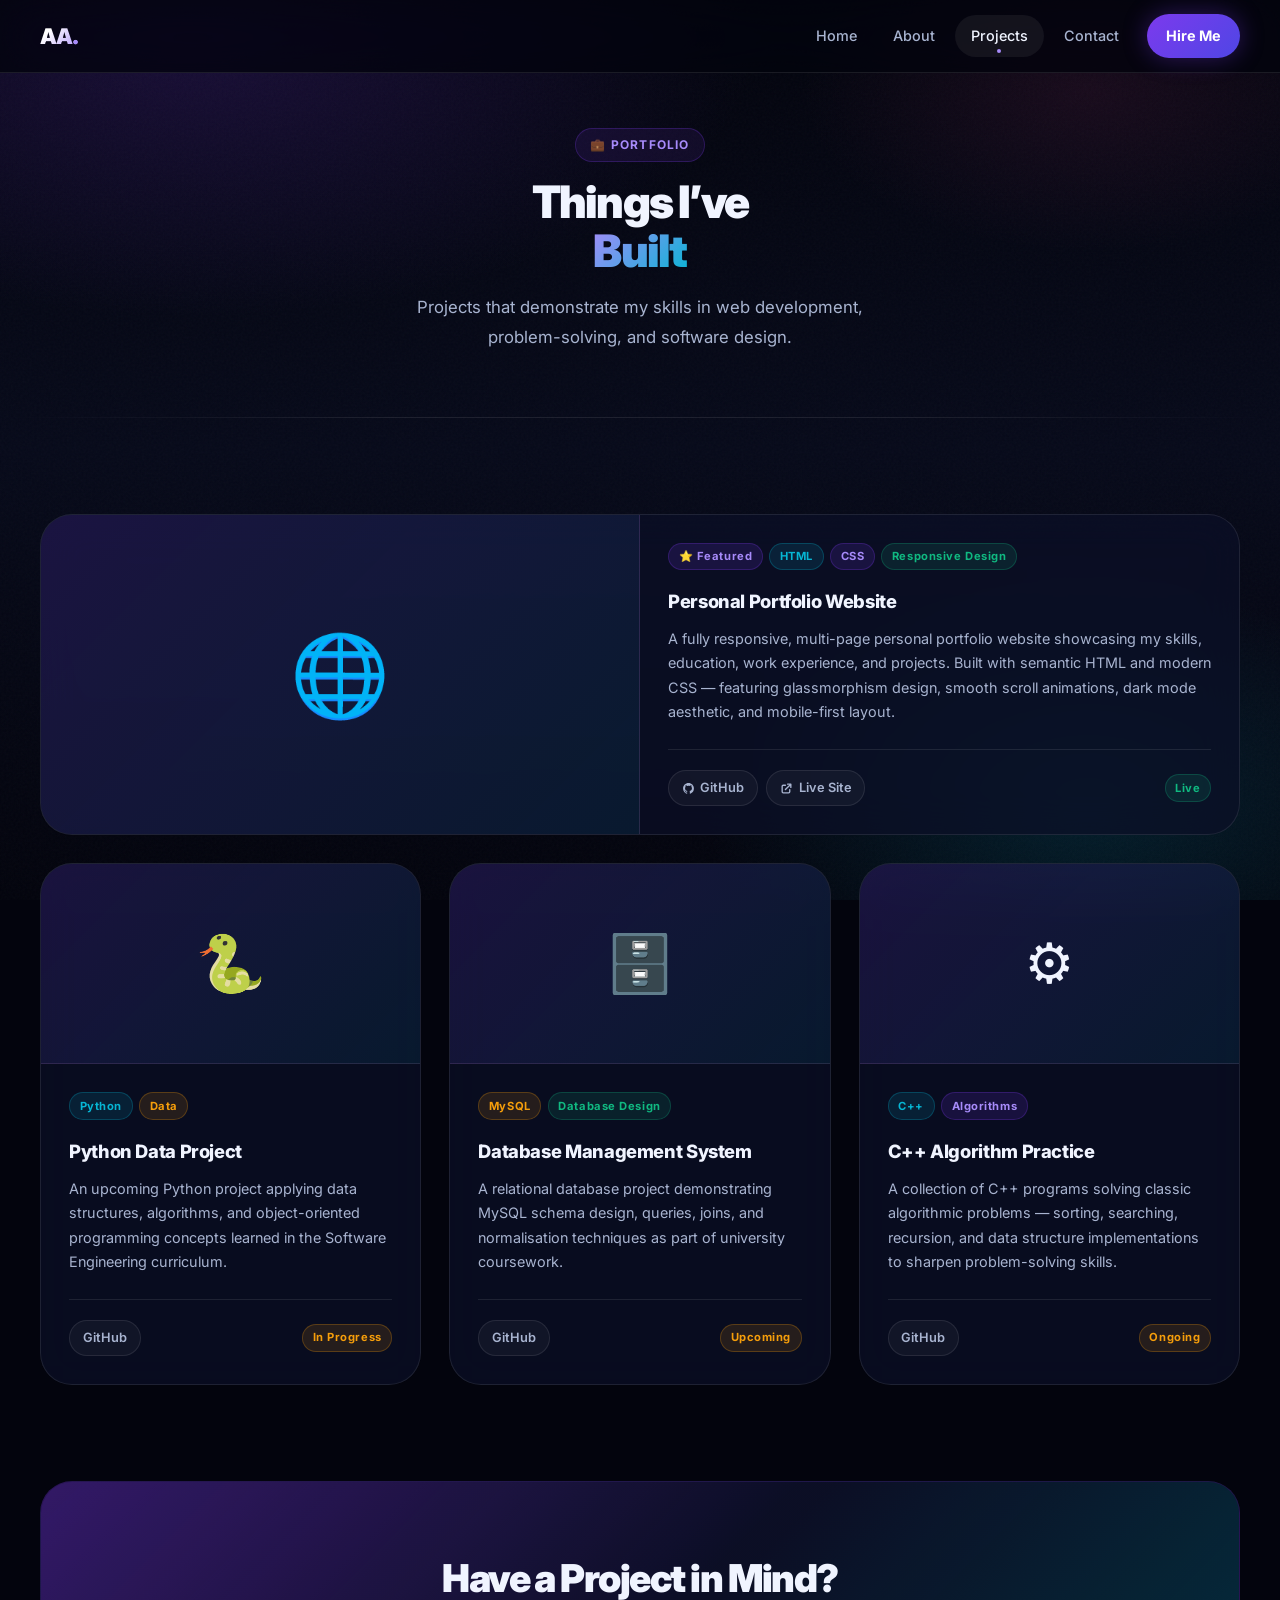
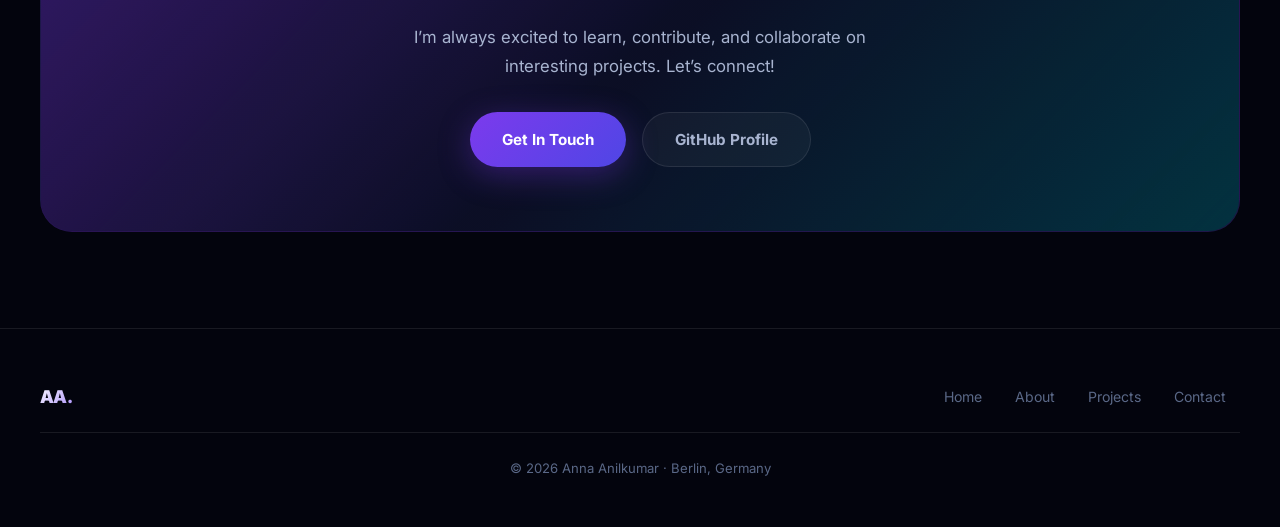
<file: projects.html>
<!DOCTYPE html>
<html lang="en">
<head>
  <meta charset="UTF-8" />
  <meta name="viewport" content="width=device-width, initial-scale=1.0" />
  <title>Projects — Anna Anilkumar</title>
  <meta name="description" content="Projects by Anna Anilkumar — including her personal portfolio website built with HTML and CSS." />
  <link rel="stylesheet" href="css/style.css" />
  <link rel="preconnect" href="https://fonts.googleapis.com" />
  <link rel="preconnect" href="https://fonts.gstatic.com" crossorigin />
</head>
<body>

  <div class="noise" aria-hidden="true"></div>

  <!-- ───── HEADER ───── -->
  <header class="site-header scrolled" id="site-header">
    <div class="container header-inner">
      <a href="index.html" class="brand">AA<span>.</span></a>
      <nav class="site-nav" id="site-nav">
        <a href="index.html">Home</a>
        <a href="about.html">About</a>
        <a href="projects.html" class="active">Projects</a>
        <a href="contact.html">Contact</a>
        <a href="contact.html" class="nav-cta">Hire Me</a>
      </nav>
      <button class="hamburger" id="hamburger" aria-label="Toggle menu">
        <span></span><span></span><span></span>
      </button>
    </div>
  </header>

  <main>
    <!-- ───── PAGE HERO ───── -->
    <section class="page-hero container">
      <div class="section-tag reveal">💼 Portfolio</div>
      <h1 class="section-heading reveal reveal-delay-1">
        Things I&rsquo;ve<br><span>Built</span>
      </h1>
      <p class="section-sub reveal reveal-delay-2" style="margin-inline:auto; text-align:center;">
        Projects that demonstrate my skills in web development, problem-solving, and software design.
      </p>
    </section>

    <div class="divider"></div>

    <!-- ───── PROJECTS GRID ───── -->
    <section class="section container">
      <div class="projects-grid" id="projects-grid">

        <!-- FEATURED PROJECT — Personal Portfolio -->
        <article class="project-card featured reveal">
          <div class="project-img-placeholder" style="font-size:5rem;">🌐</div>
          <div class="project-body">
            <div class="project-tags">
              <span class="project-tag tag-purple">⭐ Featured</span>
              <span class="project-tag tag-cyan">HTML</span>
              <span class="project-tag tag-purple">CSS</span>
              <span class="project-tag tag-green">Responsive Design</span>
            </div>
            <h3>Personal Portfolio Website</h3>
            <p>
              A fully responsive, multi-page personal portfolio website showcasing my skills, education, work experience, and projects. Built with semantic HTML and modern CSS — featuring glassmorphism design, smooth scroll animations, dark mode aesthetic, and mobile-first layout.
            </p>
            <div class="project-footer">
              <div class="project-links">
                <a href="https://github.com/annaanilkumar" target="_blank" rel="noreferrer" class="project-link">
                  <svg width="13" height="13" fill="currentColor" viewBox="0 0 24 24"><path d="M12 2C6.477 2 2 6.484 2 12.017c0 4.425 2.865 8.18 6.839 9.504.5.092.682-.217.682-.483 0-.237-.008-.868-.013-1.703-2.782.605-3.369-1.343-3.369-1.343-.454-1.158-1.11-1.466-1.11-1.466-.908-.62.069-.608.069-.608 1.003.07 1.531 1.032 1.531 1.032.892 1.53 2.341 1.088 2.91.832.092-.647.35-1.088.636-1.338-2.22-.253-4.555-1.113-4.555-4.951 0-1.093.39-1.988 1.029-2.688-.103-.253-.446-1.272.098-2.65 0 0 .84-.27 2.75 1.026A9.564 9.564 0 0112 6.844c.85.004 1.705.115 2.504.337 1.909-1.296 2.747-1.027 2.747-1.027.546 1.379.202 2.398.1 2.651.64.7 1.028 1.595 1.028 2.688 0 3.848-2.339 4.695-4.566 4.943.359.309.678.92.678 1.855 0 1.338-.012 2.419-.012 2.747 0 .268.18.58.688.482A10.019 10.019 0 0022 12.017C22 6.484 17.522 2 12 2z"/></svg>
                  GitHub
                </a>
                <a href="index.html" class="project-link">
                  <svg width="13" height="13" fill="none" viewBox="0 0 24 24" stroke="currentColor" stroke-width="2.5"><path stroke-linecap="round" stroke-linejoin="round" d="M10 6H6a2 2 0 00-2 2v10a2 2 0 002 2h10a2 2 0 002-2v-4M14 4h6m0 0v6m0-6L10 14"/></svg>
                  Live Site
                </a>
              </div>
              <span class="project-tag tag-green">Live</span>
            </div>
          </div>
        </article>

        <!-- Coming Soon cards -->
        <article class="project-card reveal reveal-delay-1">
          <div class="project-img-placeholder">🐍</div>
          <div class="project-body">
            <div class="project-tags">
              <span class="project-tag tag-cyan">Python</span>
              <span class="project-tag tag-amber">Data</span>
            </div>
            <h3>Python Data Project</h3>
            <p>An upcoming Python project applying data structures, algorithms, and object-oriented programming concepts learned in the Software Engineering curriculum.</p>
            <div class="project-footer">
              <div class="project-links">
                <a href="https://github.com/annaanilkumar" target="_blank" rel="noreferrer" class="project-link">GitHub</a>
              </div>
              <span class="project-tag tag-amber">In Progress</span>
            </div>
          </div>
        </article>

        <article class="project-card reveal reveal-delay-2">
          <div class="project-img-placeholder">🗄️</div>
          <div class="project-body">
            <div class="project-tags">
              <span class="project-tag tag-amber">MySQL</span>
              <span class="project-tag tag-green">Database Design</span>
            </div>
            <h3>Database Management System</h3>
            <p>A relational database project demonstrating MySQL schema design, queries, joins, and normalisation techniques as part of university coursework.</p>
            <div class="project-footer">
              <div class="project-links">
                <a href="https://github.com/annaanilkumar" target="_blank" rel="noreferrer" class="project-link">GitHub</a>
              </div>
              <span class="project-tag tag-amber">Upcoming</span>
            </div>
          </div>
        </article>

        <article class="project-card reveal">
          <div class="project-img-placeholder">⚙️</div>
          <div class="project-body">
            <div class="project-tags">
              <span class="project-tag tag-cyan">C++</span>
              <span class="project-tag tag-purple">Algorithms</span>
            </div>
            <h3>C++ Algorithm Practice</h3>
            <p>A collection of C++ programs solving classic algorithmic problems — sorting, searching, recursion, and data structure implementations to sharpen problem-solving skills.</p>
            <div class="project-footer">
              <div class="project-links">
                <a href="https://github.com/annaanilkumar" target="_blank" rel="noreferrer" class="project-link">GitHub</a>
              </div>
              <span class="project-tag tag-amber">Ongoing</span>
            </div>
          </div>
        </article>

      </div>
    </section>

    <!-- ───── CTA ───── -->
    <section class="container" style="padding-bottom:6rem;">
      <div class="cta-strip reveal">
        <h2>Have a <span class="name-gradient">Project in Mind?</span></h2>
        <p>I&rsquo;m always excited to learn, contribute, and collaborate on interesting projects. Let&rsquo;s connect!</p>
        <div class="cta-actions">
          <a class="btn btn-primary" href="contact.html">Get In Touch</a>
          <a class="btn btn-ghost" href="https://github.com/annaanilkumar" target="_blank" rel="noreferrer">GitHub Profile</a>
        </div>
      </div>
    </section>
  </main>

  <!-- ───── FOOTER ───── -->
  <footer class="site-footer">
    <div class="container footer-inner">
      <span class="footer-brand">AA.</span>
      <nav class="footer-links">
        <a href="index.html">Home</a>
        <a href="about.html">About</a>
        <a href="projects.html">Projects</a>
        <a href="contact.html">Contact</a>
      </nav>
    </div>
    <div class="container">
      <p class="footer-copy">© 2026 Anna Anilkumar · Berlin, Germany</p>
    </div>
  </footer>

  <script>
    const ham = document.getElementById('hamburger');
    const nav = document.getElementById('site-nav');
    ham.addEventListener('click', () => { ham.classList.toggle('open'); nav.classList.toggle('open'); });

    const ro = new IntersectionObserver((entries) => {
      entries.forEach(e => { if (e.isIntersecting) e.target.classList.add('visible'); });
    }, { threshold: 0.08, rootMargin: '0px 0px -40px 0px' });
    document.querySelectorAll('.reveal').forEach(el => ro.observe(el));
  </script>
</body>
</html>
</file>
<file: css/style.css>
/* ============================================================
   PREMIUM PORTFOLIO — Design System
   ============================================================ */

@import url('https://fonts.googleapis.com/css2?family=Inter:wght@300;400;500;600;700;800;900&family=Fira+Code:wght@400;500&display=swap');

/* ─── Design Tokens ─── */
:root {
  --bg:            #03040d;
  --bg-2:          #070a1a;
  --surface:       rgba(255,255,255,0.04);
  --surface-hover: rgba(255,255,255,0.07);
  --glass:         rgba(12,16,40,0.72);
  --glass-border:  rgba(255,255,255,0.09);

  --text:          #f0f4ff;
  --text-2:        #a8b4d0;
  --text-3:        #5a6887;

  --primary:       #7c3aed;
  --primary-light: #a78bfa;
  --primary-glow:  rgba(124,58,237,0.35);
  --cyan:          #06b6d4;
  --cyan-glow:     rgba(6,182,212,0.25);
  --pink:          #ec4899;
  --amber:         #f59e0b;
  --green:         #10b981;

  --radius-sm:     12px;
  --radius:        20px;
  --radius-lg:     32px;

  --shadow-sm:     0 4px 20px rgba(0,0,0,0.3);
  --shadow:        0 20px 60px rgba(0,0,0,0.45);
  --shadow-lg:     0 40px 100px rgba(0,0,0,0.6);

  --transition:    0.3s cubic-bezier(0.4,0,0.2,1);
  --transition-fast: 0.18s cubic-bezier(0.4,0,0.2,1);

  font-family: 'Inter', system-ui, -apple-system, sans-serif;
}

/* ─── Reset & Base ─── */
*, *::before, *::after { box-sizing: border-box; margin: 0; padding: 0; }
html { scroll-behavior: smooth; font-size: 16px; }

body {
  background: var(--bg);
  color: var(--text);
  min-height: 100vh;
  line-height: 1.7;
  -webkit-font-smoothing: antialiased;
  overflow-x: hidden;
}

a { color: inherit; text-decoration: none; }
img { max-width: 100%; display: block; }
button, input, textarea, select { font: inherit; }

/* ─── Background mesh / glow orbs ─── */
body::before {
  content: '';
  position: fixed;
  inset: 0;
  z-index: -1;
  background:
    radial-gradient(ellipse 80% 55% at 15% 5%,  rgba(124,58,237,0.18) 0%, transparent 55%),
    radial-gradient(ellipse 60% 50% at 85% 90%, rgba(6,182,212,0.14)  0%, transparent 50%),
    radial-gradient(ellipse 50% 40% at 85% 10%, rgba(236,72,153,0.09) 0%, transparent 45%),
    linear-gradient(180deg, #03040d 0%, #070a1a 50%, #03040d 100%);
  pointer-events: none;
}

/* ─── Layout ─── */
.container {
  width: min(1200px, calc(100% - 2.5rem));
  margin-inline: auto;
}

/* ─── Noise texture overlay ─── */
.noise {
  position: fixed; inset: 0; z-index: -1; opacity: 0.03;
  background-image: url("data:image/svg+xml,%3Csvg viewBox='0 0 512 512' xmlns='http://www.w3.org/2000/svg'%3E%3Cfilter id='n'%3E%3CfeTurbulence type='fractalNoise' baseFrequency='0.75' numOctaves='4' stitchTiles='stitch'/%3E%3C/filter%3E%3Crect width='100%25' height='100%25' filter='url(%23n)'/%3E%3C/svg%3E");
  pointer-events: none;
}

/* ─── Scroll reveal ─── */
.reveal {
  opacity: 0;
  transform: translateY(40px);
  transition: opacity 0.7s ease, transform 0.7s ease;
}
.reveal.visible {
  opacity: 1;
  transform: none;
}
.reveal-delay-1 { transition-delay: 0.1s; }
.reveal-delay-2 { transition-delay: 0.2s; }
.reveal-delay-3 { transition-delay: 0.3s; }
.reveal-delay-4 { transition-delay: 0.4s; }

/* ============================================================
   HEADER / NAV
   ============================================================ */
.site-header {
  position: fixed;
  top: 0; left: 0; right: 0;
  z-index: 100;
  transition: background var(--transition), border-color var(--transition);
}

.site-header.scrolled {
  background: rgba(3,4,13,0.82);
  backdrop-filter: blur(24px) saturate(180%);
  -webkit-backdrop-filter: blur(24px) saturate(180%);
  border-bottom: 1px solid var(--glass-border);
}

.header-inner {
  display: flex;
  align-items: center;
  justify-content: space-between;
  height: 72px;
}

.brand {
  font-size: 1.35rem;
  font-weight: 900;
  letter-spacing: -0.05em;
  background: linear-gradient(135deg, #fff 30%, var(--primary-light));
  -webkit-background-clip: text;
  -webkit-text-fill-color: transparent;
  background-clip: text;
}

.brand span { color: var(--primary-light); -webkit-text-fill-color: var(--primary-light); }

.site-nav {
  display: flex;
  gap: 0.25rem;
  align-items: center;
}

.site-nav a {
  position: relative;
  padding: 0.55rem 1rem;
  border-radius: 999px;
  font-size: 0.9rem;
  font-weight: 500;
  color: var(--text-2);
  transition: color var(--transition-fast), background var(--transition-fast);
}

.site-nav a:hover,
.site-nav a.active {
  color: var(--text);
  background: rgba(255,255,255,0.06);
}

.site-nav a.active::after {
  content: '';
  position: absolute;
  bottom: 4px; left: 50%;
  transform: translateX(-50%);
  width: 4px; height: 4px;
  border-radius: 50%;
  background: var(--primary-light);
}

.nav-cta {
  margin-left: 0.5rem;
  padding: 0.6rem 1.2rem !important;
  background: linear-gradient(135deg, var(--primary), #4f46e5) !important;
  color: #fff !important;
  font-weight: 700 !important;
  border-radius: 999px !important;
  box-shadow: 0 0 24px var(--primary-glow);
  transition: box-shadow var(--transition), transform var(--transition) !important;
}

.nav-cta:hover {
  box-shadow: 0 0 36px var(--primary-glow) !important;
  transform: translateY(-1px) !important;
}

/* Hamburger */
.hamburger {
  display: none;
  flex-direction: column;
  gap: 5px;
  cursor: pointer;
  padding: 8px;
  border-radius: 8px;
  background: none;
  border: none;
}

.hamburger span {
  display: block;
  width: 24px;
  height: 2px;
  background: var(--text);
  border-radius: 2px;
  transition: var(--transition);
}

.hamburger.open span:nth-child(1) { transform: translateY(7px) rotate(45deg); }
.hamburger.open span:nth-child(2) { opacity: 0; transform: scaleX(0); }
.hamburger.open span:nth-child(3) { transform: translateY(-7px) rotate(-45deg); }

/* ============================================================
   HERO
   ============================================================ */
.hero {
  min-height: 100vh;
  display: grid;
  grid-template-columns: 1.15fr 0.85fr;
  gap: 3rem;
  align-items: center;
  padding: 7rem 0 5rem;
}

/* Floating badge above headline */
.hero-badge {
  display: inline-flex;
  align-items: center;
  gap: 0.5rem;
  padding: 0.4rem 1rem 0.4rem 0.5rem;
  border-radius: 999px;
  background: rgba(124,58,237,0.12);
  border: 1px solid rgba(124,58,237,0.3);
  font-size: 0.78rem;
  font-weight: 600;
  letter-spacing: 0.06em;
  text-transform: uppercase;
  color: var(--primary-light);
  margin-bottom: 1.5rem;
  width: fit-content;
}

.hero-badge .dot {
  width: 8px; height: 8px;
  border-radius: 50%;
  background: var(--primary-light);
  box-shadow: 0 0 8px var(--primary-light);
  animation: pulse 2s ease-in-out infinite;
}

@keyframes pulse {
  0%, 100% { opacity: 1; transform: scale(1); }
  50%        { opacity: 0.5; transform: scale(0.75); }
}

.hero-copy h1 {
  font-size: clamp(3rem, 5.5vw, 5.5rem);
  font-weight: 900;
  line-height: 1.0;
  letter-spacing: -0.04em;
  margin-bottom: 1.5rem;
}

.hero-copy h1 .name-gradient {
  background: linear-gradient(135deg, var(--primary-light) 0%, var(--cyan) 60%, #fff 100%);
  -webkit-background-clip: text;
  -webkit-text-fill-color: transparent;
  background-clip: text;
}

.hero-copy .subtitle {
  font-size: 1.1rem;
  color: var(--text-2);
  max-width: 480px;
  line-height: 1.8;
  margin-bottom: 2.5rem;
}

.hero-actions {
  display: flex;
  flex-wrap: wrap;
  gap: 1rem;
  margin-bottom: 3rem;
}

/* Typed cursor */
.typed-cursor {
  display: inline-block;
  width: 3px;
  height: 1em;
  background: var(--primary-light);
  margin-left: 2px;
  vertical-align: middle;
  animation: blink 1s step-end infinite;
}

@keyframes blink {
  0%, 100% { opacity: 1; }
  50%       { opacity: 0; }
}

/* Social links row */
.social-row {
  display: flex;
  align-items: center;
  gap: 1rem;
}

.social-row .label {
  font-size: 0.8rem;
  font-weight: 600;
  letter-spacing: 0.1em;
  text-transform: uppercase;
  color: var(--text-3);
}

.social-link {
  display: inline-flex;
  align-items: center;
  justify-content: center;
  width: 40px; height: 40px;
  border-radius: 10px;
  border: 1px solid var(--glass-border);
  background: var(--surface);
  color: var(--text-2);
  font-size: 1rem;
  transition: var(--transition);
}

.social-link:hover {
  border-color: var(--primary-light);
  color: var(--primary-light);
  background: rgba(124,58,237,0.1);
  transform: translateY(-2px);
  box-shadow: 0 8px 24px var(--primary-glow);
}

/* Hero visual — floating card cluster */
.hero-visual {
  position: relative;
  display: flex;
  flex-direction: column;
  gap: 1.25rem;
}

.hero-visual::before {
  content: '';
  position: absolute;
  inset: -40px;
  background: radial-gradient(ellipse at center, rgba(124,58,237,0.12) 0%, transparent 65%);
  z-index: -1;
  border-radius: 50%;
}

/* Glass card */
.glass-card {
  background: var(--glass);
  border: 1px solid var(--glass-border);
  border-radius: var(--radius);
  padding: 1.5rem 1.75rem;
  backdrop-filter: blur(20px);
  -webkit-backdrop-filter: blur(20px);
  box-shadow: var(--shadow);
  transition: transform var(--transition), border-color var(--transition), box-shadow var(--transition);
}

.glass-card:hover {
  transform: translateY(-4px);
  border-color: rgba(124,58,237,0.3);
  box-shadow: 0 30px 80px rgba(124,58,237,0.12), var(--shadow);
}

.glass-card-header {
  display: flex;
  align-items: center;
  gap: 0.75rem;
  margin-bottom: 1rem;
}

.glass-card-header .icon {
  font-size: 1.4rem;
}

.glass-card-header h3 {
  font-size: 0.95rem;
  font-weight: 700;
  color: var(--text);
}

.glass-card-header .badge {
  margin-left: auto;
  font-size: 0.7rem;
  font-weight: 700;
  padding: 0.2rem 0.6rem;
  border-radius: 999px;
  background: rgba(16,185,129,0.15);
  color: var(--green);
  border: 1px solid rgba(16,185,129,0.3);
}

/* Skill bars */
.skill-bar-wrap { display: grid; gap: 0.9rem; }
.skill-bar-item { display: grid; gap: 0.35rem; }
.skill-bar-label {
  display: flex;
  justify-content: space-between;
  font-size: 0.82rem;
  font-weight: 600;
  color: var(--text-2);
}

.skill-bar-track {
  height: 6px;
  background: rgba(255,255,255,0.07);
  border-radius: 999px;
  overflow: hidden;
}

.skill-bar-fill {
  height: 100%;
  border-radius: 999px;
  background: linear-gradient(90deg, var(--primary), var(--cyan));
  transform-origin: left;
  transform: scaleX(0);
  transition: transform 1s cubic-bezier(0.4,0,0.2,1);
}

.skill-bar-fill.animated { transform: scaleX(1); }

/* Stat mini-card */
.stat-row { display: grid; grid-template-columns: 1fr 1fr; gap: 1rem; }
.stat-item { text-align: center; }
.stat-number {
  font-size: 2rem;
  font-weight: 900;
  letter-spacing: -0.04em;
  background: linear-gradient(135deg, var(--primary-light), var(--cyan));
  -webkit-background-clip: text;
  -webkit-text-fill-color: transparent;
  background-clip: text;
}
.stat-label { font-size: 0.78rem; color: var(--text-3); font-weight: 600; }

/* Floating badge on the card */
.float-badge {
  position: absolute;
  top: -14px; right: -14px;
  display: flex;
  align-items: center;
  gap: 0.4rem;
  padding: 0.4rem 0.8rem;
  border-radius: 999px;
  background: linear-gradient(135deg, var(--primary), #4f46e5);
  font-size: 0.75rem;
  font-weight: 700;
  color: #fff;
  box-shadow: 0 8px 24px var(--primary-glow);
  white-space: nowrap;
}

/* ─── scroll-indicator ─── */
.scroll-hint {
  display: flex;
  flex-direction: column;
  align-items: center;
  gap: 0.4rem;
  position: absolute;
  bottom: 2rem;
  left: 50%;
  transform: translateX(-50%);
  color: var(--text-3);
  font-size: 0.72rem;
  font-weight: 600;
  letter-spacing: 0.1em;
  text-transform: uppercase;
  animation: fadeUpDown 2.5s ease-in-out infinite;
}

.scroll-hint .mouse {
  width: 22px; height: 36px;
  border: 2px solid var(--text-3);
  border-radius: 999px;
  display: flex;
  justify-content: center;
  padding-top: 6px;
}

.scroll-hint .mouse::after {
  content: '';
  width: 4px; height: 7px;
  background: var(--text-3);
  border-radius: 999px;
  animation: scrollDot 1.8s ease-in-out infinite;
}

@keyframes scrollDot {
  0%, 100% { transform: translateY(0); opacity: 1; }
  80%       { transform: translateY(10px); opacity: 0; }
}

@keyframes fadeUpDown {
  0%, 100% { transform: translateX(-50%) translateY(0); }
  50%       { transform: translateX(-50%) translateY(6px); }
}

/* ============================================================
   SECTION COMMONS
   ============================================================ */
.section {
  padding: 6rem 0;
}

.section-tag {
  display: inline-flex;
  align-items: center;
  gap: 0.5rem;
  padding: 0.35rem 0.9rem;
  border-radius: 999px;
  background: rgba(124,58,237,0.1);
  border: 1px solid rgba(124,58,237,0.25);
  font-size: 0.75rem;
  font-weight: 700;
  letter-spacing: 0.1em;
  text-transform: uppercase;
  color: var(--primary-light);
  margin-bottom: 1rem;
}

.section-heading {
  font-size: clamp(2rem, 3.5vw, 3rem);
  font-weight: 900;
  letter-spacing: -0.04em;
  line-height: 1.1;
  color: var(--text);
  margin-bottom: 1rem;
}

.section-heading span {
  background: linear-gradient(135deg, var(--primary-light), var(--cyan));
  -webkit-background-clip: text;
  -webkit-text-fill-color: transparent;
  background-clip: text;
}

.section-sub {
  font-size: 1.05rem;
  color: var(--text-2);
  max-width: 520px;
  line-height: 1.8;
}

/* ─── Divider line ─── */
.divider {
  height: 1px;
  background: linear-gradient(90deg, transparent, var(--glass-border) 30%, var(--glass-border) 70%, transparent);
  margin: 0;
}

/* ============================================================
   BUTTONS
   ============================================================ */
.btn {
  display: inline-flex;
  align-items: center;
  gap: 0.5rem;
  padding: 0.85rem 2rem;
  border-radius: 999px;
  font-weight: 700;
  font-size: 0.95rem;
  cursor: pointer;
  border: none;
  transition: transform var(--transition), box-shadow var(--transition), background var(--transition);
  white-space: nowrap;
}

.btn:hover { transform: translateY(-2px); }

.btn-primary {
  background: linear-gradient(135deg, var(--primary), #4f46e5);
  color: #fff;
  box-shadow: 0 8px 32px var(--primary-glow);
}

.btn-primary:hover { box-shadow: 0 16px 48px var(--primary-glow); }

.btn-ghost {
  background: var(--surface);
  border: 1px solid var(--glass-border);
  color: var(--text-2);
}

.btn-ghost:hover {
  color: var(--text);
  border-color: rgba(255,255,255,0.2);
  background: var(--surface-hover);
}

.btn-outline {
  background: transparent;
  border: 1px solid rgba(124,58,237,0.45);
  color: var(--primary-light);
}

.btn-outline:hover {
  background: rgba(124,58,237,0.1);
  border-color: var(--primary-light);
  box-shadow: 0 0 20px var(--primary-glow);
}

/* Legacy aliases */
.button { @extend .btn; }
.button-primary { background: linear-gradient(135deg, var(--primary), #4f46e5); color: #fff; box-shadow: 0 8px 32px var(--primary-glow); display:inline-flex;align-items:center;justify-content:center;padding:.85rem 2rem;border-radius:999px;font-weight:700;font-size:.95rem;cursor:pointer;border:none;transition:transform var(--transition),box-shadow var(--transition); }
.button-secondary, .button-outline { display:inline-flex;align-items:center;justify-content:center;padding:.85rem 2rem;border-radius:999px;font-weight:700;font-size:.95rem;cursor:pointer;background:var(--surface);border:1px solid var(--glass-border);color:var(--text-2);transition:transform var(--transition),box-shadow var(--transition); }
.button:hover, .button-primary:hover, .button-secondary:hover, .button-outline:hover { transform:translateY(-2px); }

/* ============================================================
   ABOUT PAGE — Timeline
   ============================================================ */
.about-grid {
  display: grid;
  grid-template-columns: 1fr 1fr;
  gap: 4rem;
  align-items: start;
}

.timeline {
  position: relative;
  padding-left: 2rem;
}

.timeline::before {
  content: '';
  position: absolute;
  left: 0; top: 0; bottom: 0;
  width: 2px;
  background: linear-gradient(180deg, var(--primary), var(--cyan), transparent);
}

.timeline-item {
  position: relative;
  padding-bottom: 2.5rem;
}

.timeline-item::before {
  content: '';
  position: absolute;
  left: -2.5rem;
  top: 4px;
  width: 14px; height: 14px;
  border-radius: 50%;
  background: var(--primary);
  border: 3px solid var(--bg);
  box-shadow: 0 0 12px var(--primary-glow);
}

.timeline-date {
  font-size: 0.78rem;
  font-weight: 700;
  letter-spacing: 0.08em;
  text-transform: uppercase;
  color: var(--primary-light);
  margin-bottom: 0.4rem;
}

.timeline-item h3 {
  font-size: 1.05rem;
  font-weight: 700;
  color: var(--text);
  margin-bottom: 0.3rem;
}

.timeline-item .org {
  font-size: 0.85rem;
  color: var(--text-2);
  margin-bottom: 0.5rem;
}

.timeline-item p {
  font-size: 0.9rem;
  color: var(--text-3);
  line-height: 1.7;
}

/* Skills tag cloud */
.skill-tags {
  display: flex;
  flex-wrap: wrap;
  gap: 0.6rem;
  margin-top: 1rem;
}

.skill-tag {
  display: inline-flex;
  align-items: center;
  gap: 0.4rem;
  padding: 0.4rem 0.9rem;
  border-radius: 999px;
  font-size: 0.82rem;
  font-weight: 600;
  border: 1px solid var(--glass-border);
  background: var(--surface);
  color: var(--text-2);
  transition: var(--transition);
  cursor: default;
}

.skill-tag:hover {
  border-color: var(--primary-light);
  color: var(--primary-light);
  background: rgba(124,58,237,0.1);
  transform: translateY(-2px);
}

.skill-tag.cyan:hover  { border-color: var(--cyan);  color: var(--cyan);  background: rgba(6,182,212,0.1); }
.skill-tag.green:hover { border-color: var(--green); color: var(--green); background: rgba(16,185,129,0.1); }
.skill-tag.pink:hover  { border-color: var(--pink);  color: var(--pink);  background: rgba(236,72,153,0.1); }
.skill-tag.amber:hover { border-color: var(--amber); color: var(--amber); background: rgba(245,158,11,0.1); }

/* ─── Tech category ─── */
.tech-group { margin-bottom: 2rem; }
.tech-group-title {
  font-size: 0.78rem;
  font-weight: 700;
  letter-spacing: 0.1em;
  text-transform: uppercase;
  color: var(--text-3);
  margin-bottom: 0.75rem;
}

/* ============================================================
   PROJECTS PAGE
   ============================================================ */
.projects-grid {
  display: grid;
  grid-template-columns: repeat(auto-fill, minmax(340px, 1fr));
  gap: 1.75rem;
}

.project-card {
  position: relative;
  background: var(--glass);
  border: 1px solid var(--glass-border);
  border-radius: var(--radius-lg);
  overflow: hidden;
  backdrop-filter: blur(20px);
  transition: transform var(--transition), box-shadow var(--transition), border-color var(--transition);
}

.project-card:hover {
  transform: translateY(-8px);
  border-color: rgba(124,58,237,0.35);
  box-shadow: 0 40px 80px rgba(124,58,237,0.12), var(--shadow);
}

/* gradient accent bar */
.project-card::before {
  content: '';
  position: absolute;
  top: 0; left: 0; right: 0;
  height: 3px;
  background: linear-gradient(90deg, var(--primary), var(--cyan));
  opacity: 0;
  transition: opacity var(--transition);
}

.project-card:hover::before { opacity: 1; }

.project-img {
  width: 100%;
  height: 200px;
  object-fit: cover;
  background: linear-gradient(135deg, rgba(124,58,237,0.2), rgba(6,182,212,0.15));
}

.project-img-placeholder {
  width: 100%;
  height: 200px;
  display: flex;
  align-items: center;
  justify-content: center;
  font-size: 3.5rem;
  background: linear-gradient(135deg, rgba(124,58,237,0.15) 0%, rgba(6,182,212,0.08) 100%);
  border-bottom: 1px solid var(--glass-border);
}

.project-body {
  padding: 1.75rem;
}

.project-tags {
  display: flex;
  flex-wrap: wrap;
  gap: 0.4rem;
  margin-bottom: 1rem;
}

.project-tag {
  font-size: 0.7rem;
  font-weight: 700;
  padding: 0.2rem 0.6rem;
  border-radius: 999px;
  letter-spacing: 0.05em;
}

.tag-purple { background: rgba(124,58,237,0.15); color: var(--primary-light); border: 1px solid rgba(124,58,237,0.25); }
.tag-cyan   { background: rgba(6,182,212,0.12);  color: var(--cyan);          border: 1px solid rgba(6,182,212,0.25); }
.tag-green  { background: rgba(16,185,129,0.12); color: var(--green);         border: 1px solid rgba(16,185,129,0.25); }
.tag-pink   { background: rgba(236,72,153,0.12); color: var(--pink);          border: 1px solid rgba(236,72,153,0.25); }
.tag-amber  { background: rgba(245,158,11,0.12); color: var(--amber);         border: 1px solid rgba(245,158,11,0.25); }

.project-card h3 {
  font-size: 1.15rem;
  font-weight: 800;
  color: var(--text);
  margin-bottom: 0.6rem;
  letter-spacing: -0.02em;
}

.project-card p {
  font-size: 0.9rem;
  color: var(--text-2);
  line-height: 1.7;
  margin-bottom: 1.5rem;
}

.project-footer {
  display: flex;
  align-items: center;
  justify-content: space-between;
  padding-top: 1.25rem;
  border-top: 1px solid var(--glass-border);
}

.project-links {
  display: flex;
  gap: 0.5rem;
}

.project-link {
  display: inline-flex;
  align-items: center;
  gap: 0.35rem;
  font-size: 0.8rem;
  font-weight: 600;
  color: var(--text-2);
  padding: 0.4rem 0.8rem;
  border-radius: 999px;
  border: 1px solid var(--glass-border);
  background: var(--surface);
  transition: var(--transition);
}

.project-link:hover {
  color: var(--primary-light);
  border-color: rgba(124,58,237,0.35);
  background: rgba(124,58,237,0.08);
}

/* Featured project — spans full width */
.project-card.featured {
  grid-column: 1 / -1;
  display: grid;
  grid-template-columns: 1fr 1fr;
}

.project-card.featured .project-img-placeholder {
  height: 100%;
  font-size: 5rem;
  border-bottom: none;
  border-right: 1px solid var(--glass-border);
}

/* ============================================================
   CONTACT PAGE
   ============================================================ */
.contact-grid {
  display: grid;
  grid-template-columns: 1fr 1.4fr;
  gap: 3rem;
  align-items: start;
}

.contact-info h2 {
  font-size: 1.5rem;
  font-weight: 800;
  color: var(--text);
  margin-bottom: 0.75rem;
}

.contact-info p {
  color: var(--text-2);
  font-size: 0.95rem;
  line-height: 1.8;
  margin-bottom: 2rem;
}

.contact-item {
  display: flex;
  align-items: center;
  gap: 1rem;
  padding: 1rem 1.25rem;
  border-radius: var(--radius-sm);
  border: 1px solid var(--glass-border);
  background: var(--surface);
  margin-bottom: 1rem;
  transition: var(--transition);
}

.contact-item:hover {
  border-color: rgba(124,58,237,0.3);
  background: rgba(124,58,237,0.05);
}

.contact-item .ci-icon {
  font-size: 1.4rem;
  width: 44px; height: 44px;
  display: flex;
  align-items: center;
  justify-content: center;
  border-radius: 10px;
  background: rgba(124,58,237,0.12);
  flex-shrink: 0;
}

.contact-item .ci-text small {
  display: block;
  font-size: 0.72rem;
  font-weight: 700;
  letter-spacing: 0.08em;
  text-transform: uppercase;
  color: var(--text-3);
  margin-bottom: 0.2rem;
}

.contact-item .ci-text a,
.contact-item .ci-text span {
  font-size: 0.9rem;
  font-weight: 600;
  color: var(--text);
  transition: color var(--transition-fast);
}

.contact-item .ci-text a:hover { color: var(--primary-light); }

/* Contact form */
.contact-form-wrap {
  background: var(--glass);
  border: 1px solid var(--glass-border);
  border-radius: var(--radius-lg);
  padding: 2.5rem;
  backdrop-filter: blur(20px);
}

.contact-form-wrap h2 {
  font-size: 1.3rem;
  font-weight: 800;
  margin-bottom: 1.75rem;
  color: var(--text);
}

.form-group {
  margin-bottom: 1.25rem;
}

.form-group label {
  display: block;
  font-size: 0.82rem;
  font-weight: 700;
  color: var(--text-2);
  margin-bottom: 0.5rem;
  letter-spacing: 0.04em;
}

.form-group input,
.form-group textarea {
  width: 100%;
  padding: 0.85rem 1.15rem;
  border-radius: var(--radius-sm);
  background: rgba(255,255,255,0.04);
  border: 1px solid var(--glass-border);
  color: var(--text);
  font-size: 0.95rem;
  transition: border-color var(--transition-fast), box-shadow var(--transition-fast);
}

.form-group input::placeholder,
.form-group textarea::placeholder { color: var(--text-3); }

.form-group input:focus,
.form-group textarea:focus {
  outline: none;
  border-color: rgba(124,58,237,0.6);
  box-shadow: 0 0 0 4px rgba(124,58,237,0.12);
}

.form-row { display: grid; grid-template-columns: 1fr 1fr; gap: 1rem; }

.form-submit {
  width: 100%;
  margin-top: 0.5rem;
}

/* ============================================================
   FOOTER
   ============================================================ */
.site-footer {
  padding: 3rem 0;
  border-top: 1px solid var(--glass-border);
}

.footer-inner {
  display: flex;
  flex-wrap: wrap;
  align-items: center;
  justify-content: space-between;
  gap: 1.5rem;
}

.footer-brand {
  font-size: 1.1rem;
  font-weight: 900;
  letter-spacing: -0.04em;
  background: linear-gradient(135deg, #fff, var(--primary-light));
  -webkit-background-clip: text;
  -webkit-text-fill-color: transparent;
  background-clip: text;
}

.footer-links {
  display: flex;
  gap: 0.25rem;
}

.footer-links a {
  padding: 0.45rem 0.9rem;
  border-radius: 999px;
  font-size: 0.88rem;
  color: var(--text-3);
  transition: color var(--transition-fast), background var(--transition-fast);
}

.footer-links a:hover {
  color: var(--text);
  background: var(--surface);
}

.footer-copy {
  font-size: 0.82rem;
  color: var(--text-3);
  width: 100%;
  text-align: center;
  padding-top: 1.5rem;
  border-top: 1px solid var(--glass-border);
  margin-top: 1rem;
}

/* ============================================================
   HOME PAGE — Feature cards, about preview, stats
   ============================================================ */
.features-section {
  padding: 0 0 6rem;
}

.features-grid {
  display: grid;
  grid-template-columns: repeat(3, 1fr);
  gap: 1.5rem;
  margin-top: 3rem;
}

.feature-card {
  background: var(--glass);
  border: 1px solid var(--glass-border);
  border-radius: var(--radius);
  padding: 2rem;
  backdrop-filter: blur(16px);
  transition: transform var(--transition), border-color var(--transition), box-shadow var(--transition);
}

.feature-card:hover {
  transform: translateY(-6px);
  border-color: rgba(124,58,237,0.3);
  box-shadow: 0 24px 60px rgba(124,58,237,0.1);
}

.feature-icon {
  font-size: 2rem;
  margin-bottom: 1.25rem;
  display: block;
}

.feature-card h3 {
  font-size: 1.05rem;
  font-weight: 800;
  color: var(--text);
  margin-bottom: 0.5rem;
  letter-spacing: -0.02em;
}

.feature-card p {
  font-size: 0.88rem;
  color: var(--text-2);
  line-height: 1.75;
}

/* Stats band */
.stats-band {
  display: grid;
  grid-template-columns: repeat(4, 1fr);
  gap: 1px;
  background: var(--glass-border);
  border: 1px solid var(--glass-border);
  border-radius: var(--radius);
  overflow: hidden;
  margin: 4rem 0;
}

.stat-cell {
  background: var(--glass);
  padding: 2.25rem;
  text-align: center;
  backdrop-filter: blur(16px);
}

.stat-cell .num {
  font-size: 2.75rem;
  font-weight: 900;
  letter-spacing: -0.05em;
  background: linear-gradient(135deg, var(--primary-light), var(--cyan));
  -webkit-background-clip: text;
  -webkit-text-fill-color: transparent;
  background-clip: text;
  line-height: 1;
  margin-bottom: 0.35rem;
}

.stat-cell .lbl {
  font-size: 0.8rem;
  font-weight: 600;
  color: var(--text-3);
  letter-spacing: 0.06em;
  text-transform: uppercase;
}

/* CTA strip */
.cta-strip {
  background: linear-gradient(135deg, rgba(124,58,237,0.15), rgba(6,182,212,0.08));
  border: 1px solid rgba(124,58,237,0.2);
  border-radius: var(--radius-lg);
  padding: 4rem 3rem;
  text-align: center;
  position: relative;
  overflow: hidden;
}

.cta-strip::before {
  content: '';
  position: absolute;
  inset: -1px;
  border-radius: inherit;
  background: linear-gradient(135deg, rgba(124,58,237,0.3), transparent 50%, rgba(6,182,212,0.2));
  z-index: -1;
}

.cta-strip h2 {
  font-size: clamp(1.75rem, 3vw, 2.5rem);
  font-weight: 900;
  letter-spacing: -0.04em;
  color: var(--text);
  margin-bottom: 0.75rem;
}

.cta-strip p {
  font-size: 1.05rem;
  color: var(--text-2);
  max-width: 480px;
  margin: 0 auto 2rem;
}

.cta-actions {
  display: flex;
  gap: 1rem;
  justify-content: center;
  flex-wrap: wrap;
}

/* ============================================================
   PAGE HERO (inner pages)
   ============================================================ */
.page-hero {
  padding: 8rem 0 4rem;
  text-align: center;
}

.page-hero .section-tag { margin-inline: auto; }

/* ============================================================
   ABOUT PAGE — Bento-style grid
   ============================================================ */
.bento-grid {
  display: grid;
  grid-template-columns: repeat(3, 1fr);
  grid-template-rows: auto;
  gap: 1.25rem;
  margin-top: 3rem;
}

.bento-cell {
  background: var(--glass);
  border: 1px solid var(--glass-border);
  border-radius: var(--radius);
  padding: 1.75rem;
  backdrop-filter: blur(16px);
  transition: border-color var(--transition), box-shadow var(--transition);
}

.bento-cell:hover {
  border-color: rgba(124,58,237,0.3);
  box-shadow: 0 20px 50px rgba(124,58,237,0.08);
}

.bento-cell.wide { grid-column: span 2; }
.bento-cell.tall { grid-row: span 2; }

.bento-cell .bento-icon {
  font-size: 2rem;
  margin-bottom: 0.75rem;
  display: block;
}

.bento-cell h3 {
  font-size: 1rem;
  font-weight: 800;
  color: var(--text);
  margin-bottom: 0.5rem;
  letter-spacing: -0.02em;
}

.bento-cell p {
  font-size: 0.88rem;
  color: var(--text-2);
  line-height: 1.7;
}

/* ============================================================
   RESPONSIVE
   ============================================================ */
@media (max-width: 960px) {
  .hero {
    grid-template-columns: 1fr;
    text-align: center;
    padding: 6rem 0 4rem;
  }

  .hero-copy .subtitle { max-width: 100%; }
  .hero-actions { justify-content: center; }
  .social-row { justify-content: center; }

  .hero-visual { max-width: 480px; margin-inline: auto; }

  .about-grid { grid-template-columns: 1fr; gap: 2.5rem; }
  .features-grid { grid-template-columns: 1fr 1fr; }
  .stats-band { grid-template-columns: 1fr 1fr; }
  .contact-grid { grid-template-columns: 1fr; }
  .project-card.featured { grid-template-columns: 1fr; }
  .project-card.featured .project-img-placeholder { border-right: none; border-bottom: 1px solid var(--glass-border); }
  .bento-grid { grid-template-columns: 1fr 1fr; }
  .bento-cell.wide { grid-column: span 2; }
  .bento-cell.tall { grid-row: span 1; }
  .form-row { grid-template-columns: 1fr; }
}

@media (max-width: 640px) {
  .site-nav { display: none; flex-direction: column; gap: 0.25rem; }
  .site-nav.open {
    display: flex;
    position: absolute;
    top: 72px; left: 0; right: 0;
    background: rgba(3,4,13,0.96);
    backdrop-filter: blur(24px);
    padding: 1rem;
    border-bottom: 1px solid var(--glass-border);
  }
  .hamburger { display: flex; }
  .nav-cta { display: none; }

  .features-grid { grid-template-columns: 1fr; }
  .stats-band { grid-template-columns: 1fr 1fr; }
  .bento-grid { grid-template-columns: 1fr; }
  .bento-cell.wide { grid-column: span 1; }

  .hero-copy h1 { font-size: 2.75rem; }
  .section { padding: 4rem 0; }
  .page-hero { padding: 7rem 0 3rem; }

  .projects-grid { grid-template-columns: 1fr; }
  .project-card.featured { grid-column: 1; }

  .cta-strip { padding: 2.5rem 1.5rem; }
}

/* ─── Code font for code bits ─── */
code {
  font-family: 'Fira Code', monospace;
  font-size: 0.85em;
  background: rgba(124,58,237,0.1);
  color: var(--primary-light);
  padding: 0.1em 0.4em;
  border-radius: 4px;
}

/* ─── Glow ring on active nav page ─── */
.page-indicator {
  display: inline-block;
  width: 6px; height: 6px;
  border-radius: 50%;
  background: var(--green);
  box-shadow: 0 0 8px var(--green);
  margin-right: 0.3rem;
}

/* ─── Floating particles (CSS only) ─── */
.particle {
  position: fixed;
  border-radius: 50%;
  pointer-events: none;
  z-index: 0;
  opacity: 0;
  animation: floatParticle linear infinite;
}

@keyframes floatParticle {
  0%   { transform: translateY(100vh) scale(0); opacity: 0; }
  10%  { opacity: 0.6; }
  90%  { opacity: 0.3; }
  100% { transform: translateY(-10vh) scale(1); opacity: 0; }
}
</file>
